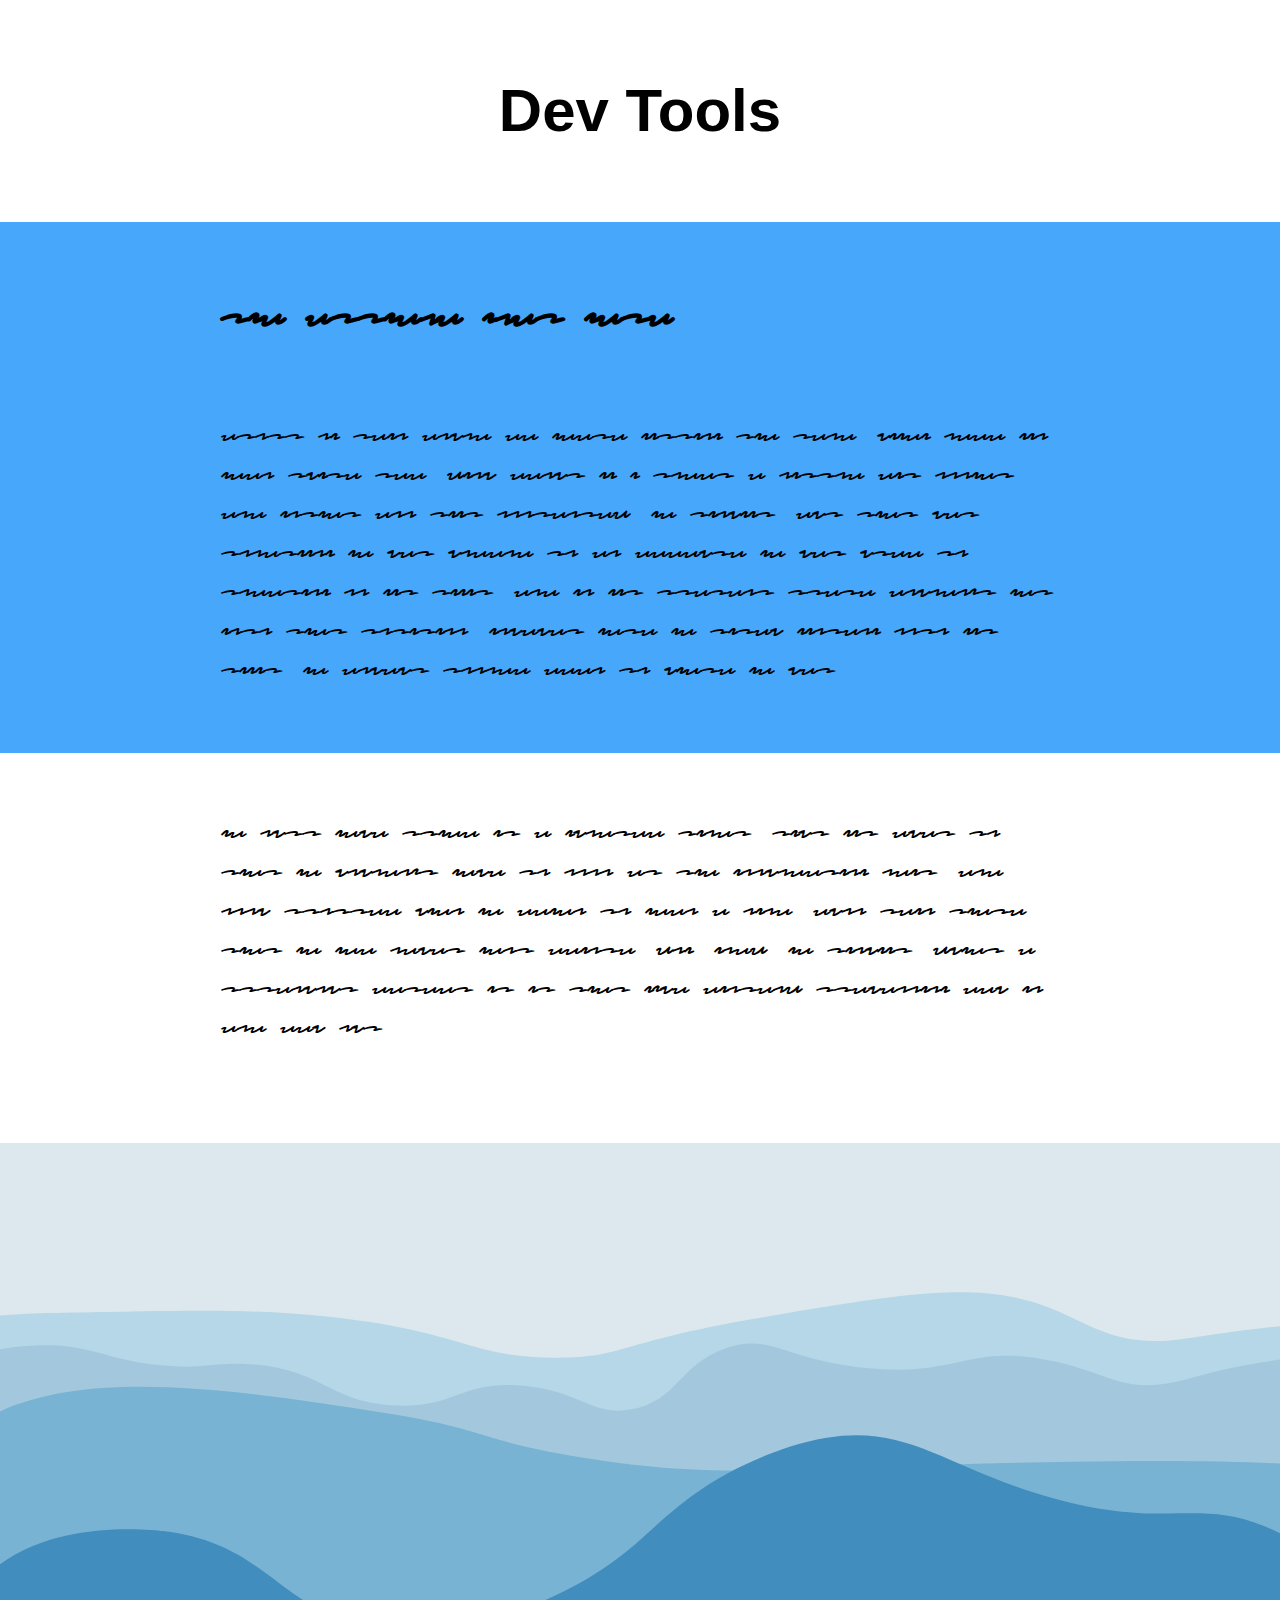
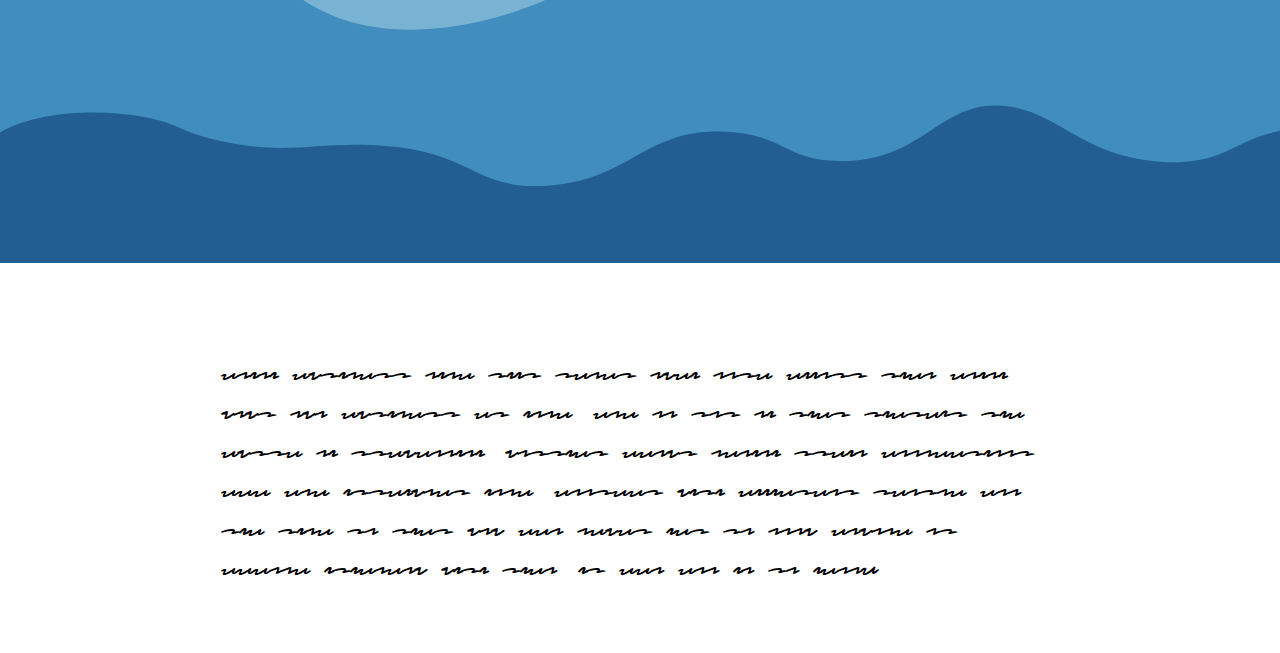
<file: 01_04/index.html>
<!DOCTYPE html>
<html lang="en">

<head>
  <meta charset="UTF-8" />
  <meta http-equiv="X-UA-Compatible" content="IE=edge" />
  <meta name="viewport" content="width=device-width, initial-scale=1.0" />
  <link rel="stylesheet" href="../css/fonts/stylesheet.css" />
  <link rel="stylesheet" href="../css/base-style.css" />
  <link rel="stylesheet" href="style.css" />

  <title>Dev Tools</title>
</head>

<body>
  <header class="header">
    <h1 class="page-title">Dev Tools</h1>
  </header>
  <main class="main">
    <div class="full-width highlight">
      <h2>The Article Goes Here</h2>
      <p>
        Drops of rain could be heard hitting the pane, which made him feel
        quite sad. "How about if I sleep a little bit longer and forget all
        this nonsense", he thought, but that was something he was unable to do
        because he was used to sleeping on his right, and in his present state
        couldn't get into that position. However hard he threw himself onto
        his right, he always rolled back to where he was.
      </p>
    </div>
    <p>
      He must have tried it a hundred times, shut his eyes so that he wouldn't
      have to look at the floundering legs, and only stopped when he began to
      feel a mild, dull pain there that he had never felt before. "Oh, God",
      he thought, "what a strenuous career it is that I've chosen! Travelling
      day in and day out.
    </p>
    <figure class="full-width">
      <img src="../assets/blue-bg.svg" width="1920" height="1080" alt="Blue soft landscape" />
    </figure>
    <p>
      Doing business like this takes much more effort than doing your own
      business at home, and on top of that there's the curse of travelling,
      worries about making train connections, bad and irregular food, contact
      with different people all the time so that you can never get to know
      anyone or become friendly with them. It can all go to Hell!
    </p>
  </main>
</body>

</html>
</file>
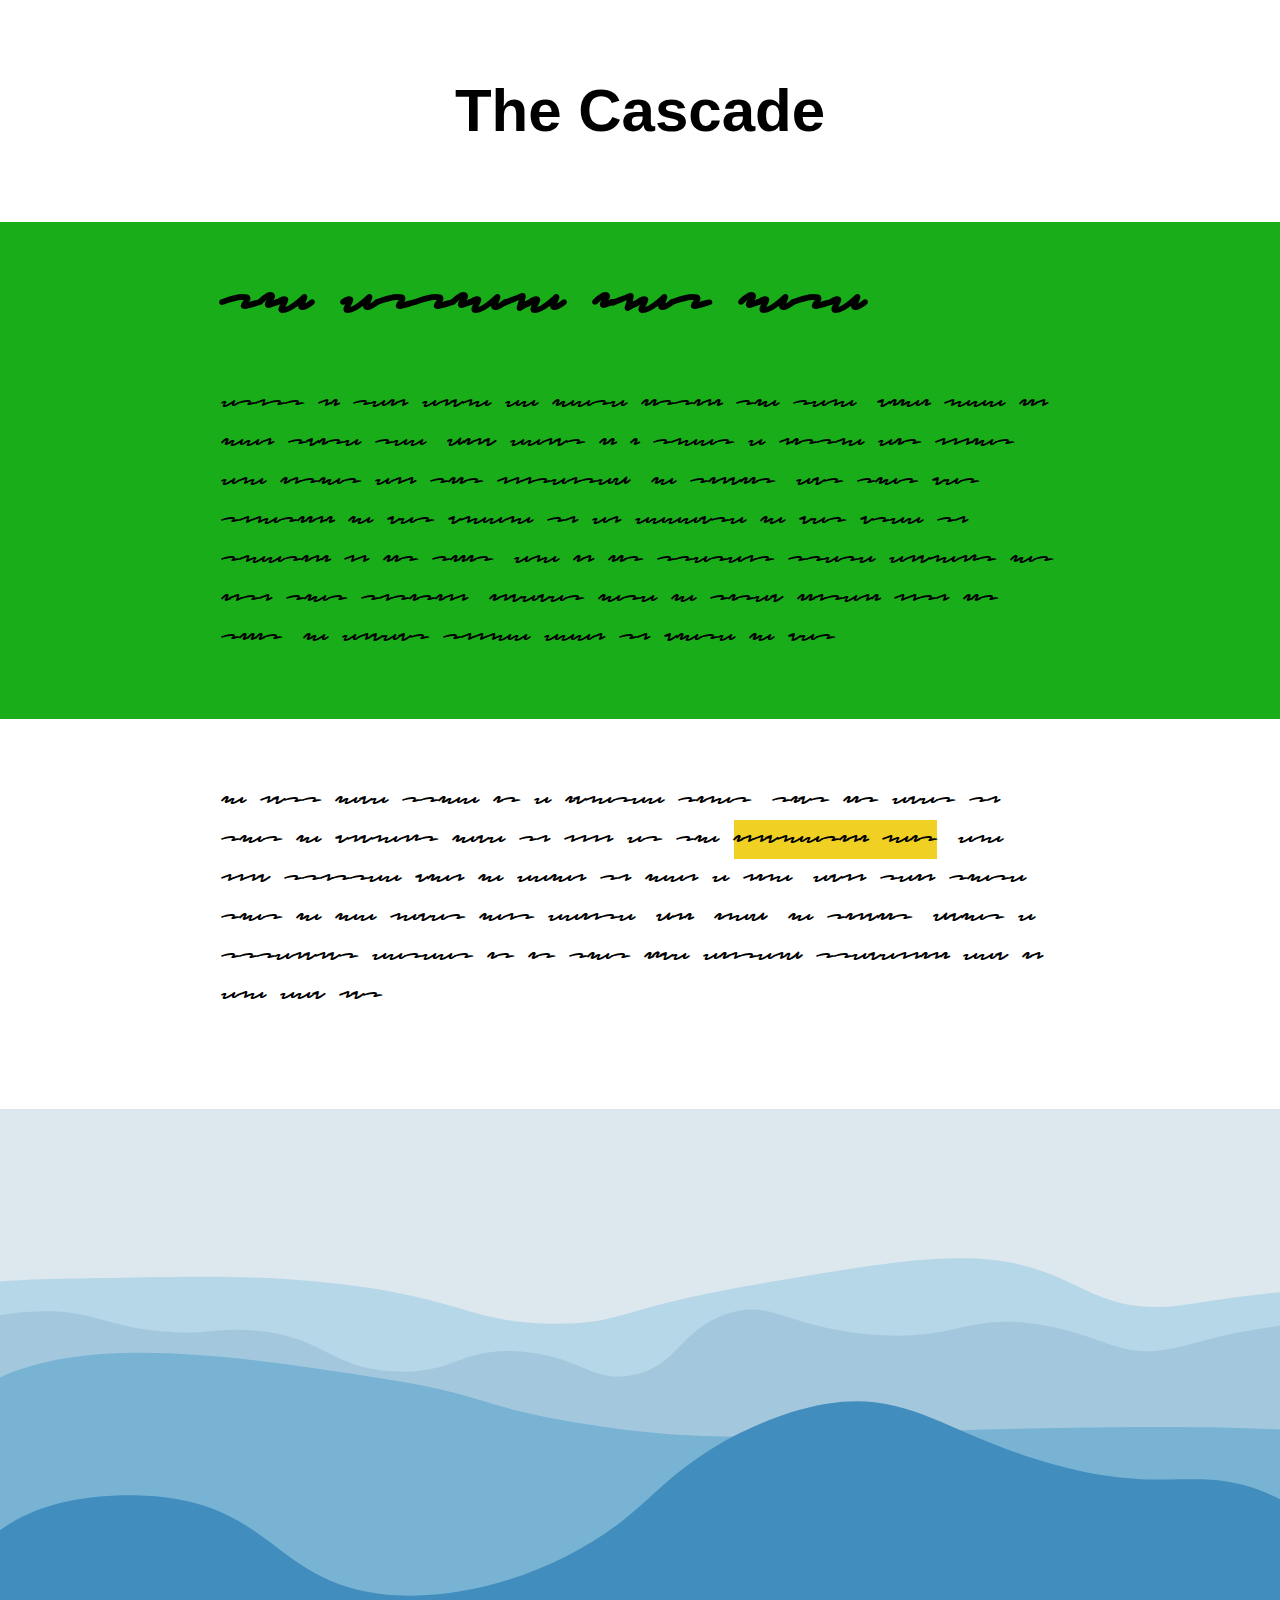
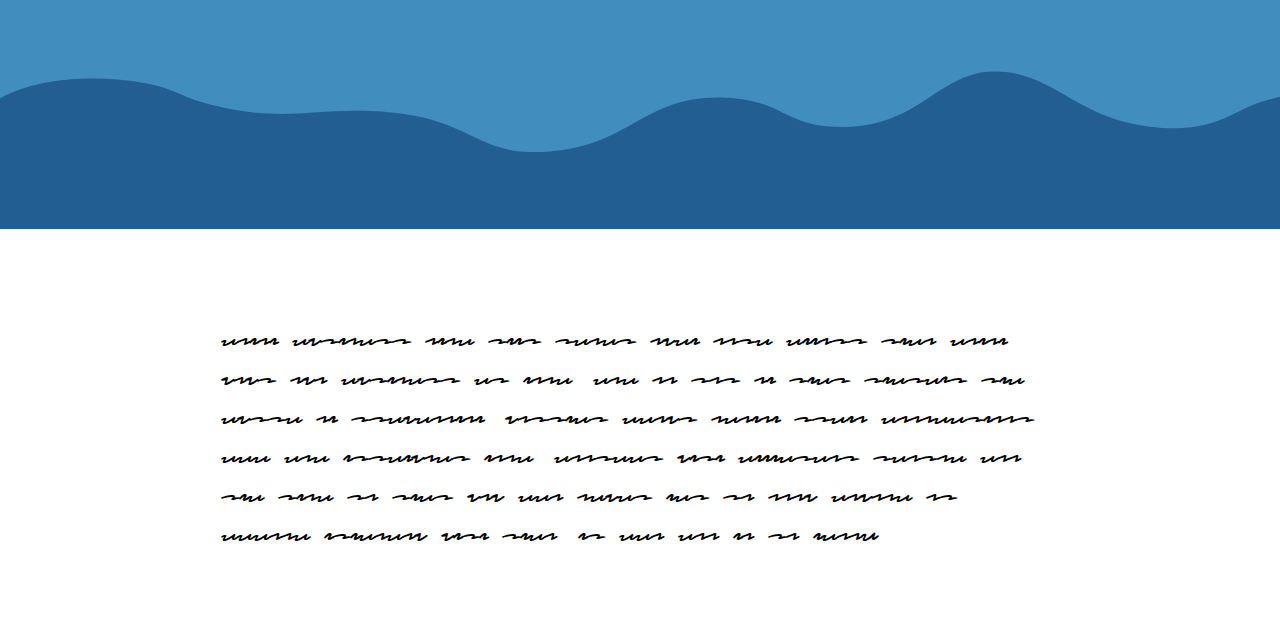
<file: 01_06/index.html>
<!DOCTYPE html>
<html lang="en">

<head>
  <meta charset="UTF-8" />
  <meta http-equiv="X-UA-Compatible" content="IE=edge" />
  <meta name="viewport" content="width=device-width, initial-scale=1.0" />
  <link rel="stylesheet" href="../css/fonts/stylesheet.css" />
  <link rel="stylesheet" href="../css/base-style.css" />
  <link rel="stylesheet" href="style.css" />
  <style>
    h2 {
      margin: .5rem 0;
      font-size: 4rem;
    }
  </style>

  <title>The Cascade</title>
</head>

<body>
  <header class="header">
    <h1 class="page-title">The Cascade</h1>
  </header>
  <main class="main">
    <div class="full-width highlight">
      <h2>The Article Goes Here</h2>
      <p>
        Drops of rain could be heard hitting the pane, which made him feel
        quite sad. "How about if I sleep a little bit longer and forget all
        this nonsense", he thought, but that was something he was unable to do
        because he was used to sleeping on his right, and in his present state
        couldn't get into that position. However hard he threw himself onto
        his right, he always rolled back to where he was.
      </p>
    </div>
    <p>
      He must have tried it a hundred times, shut his eyes so that he wouldn't
      have to look at the <span style="background-color: #f0d123; display: inline-block;">floundering legs</span>, and only stopped when he began to
      feel a mild, dull pain there that he had never felt before. "Oh, God",
      he thought, "what a strenuous career it is that I've chosen! Travelling
      day in and day out.
    </p>
    <figure class="full-width">
      <img src="../assets/blue-bg.svg" width="1920" height="1080" alt="Blue soft landscape" />
    </figure>
    <p>
      Doing business like this takes much more effort than doing your own
      business at home, and on top of that there's the curse of travelling,
      worries about making train connections, bad and irregular food, contact
      with different people all the time so that you can never get to know
      anyone or become friendly with them. It can all go to Hell!
    </p>
  </main>
</body>

</html>
</file>
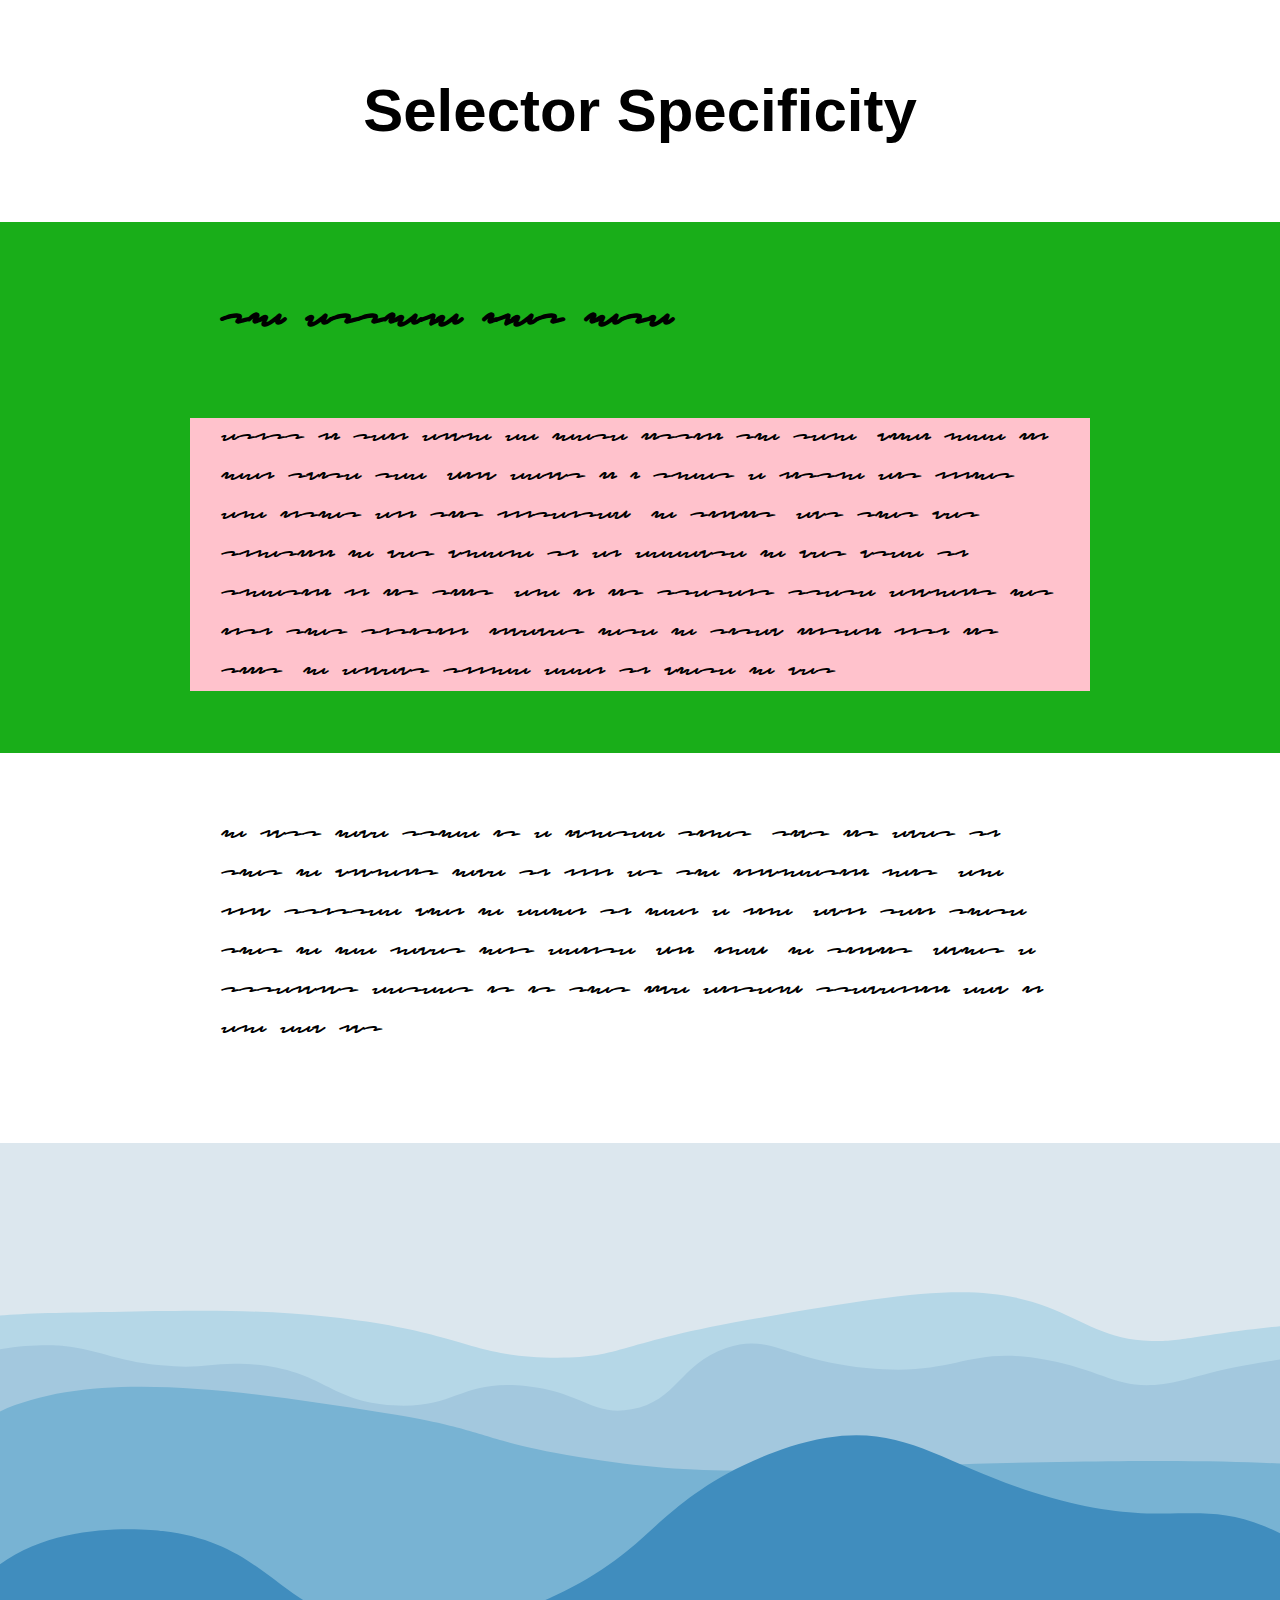
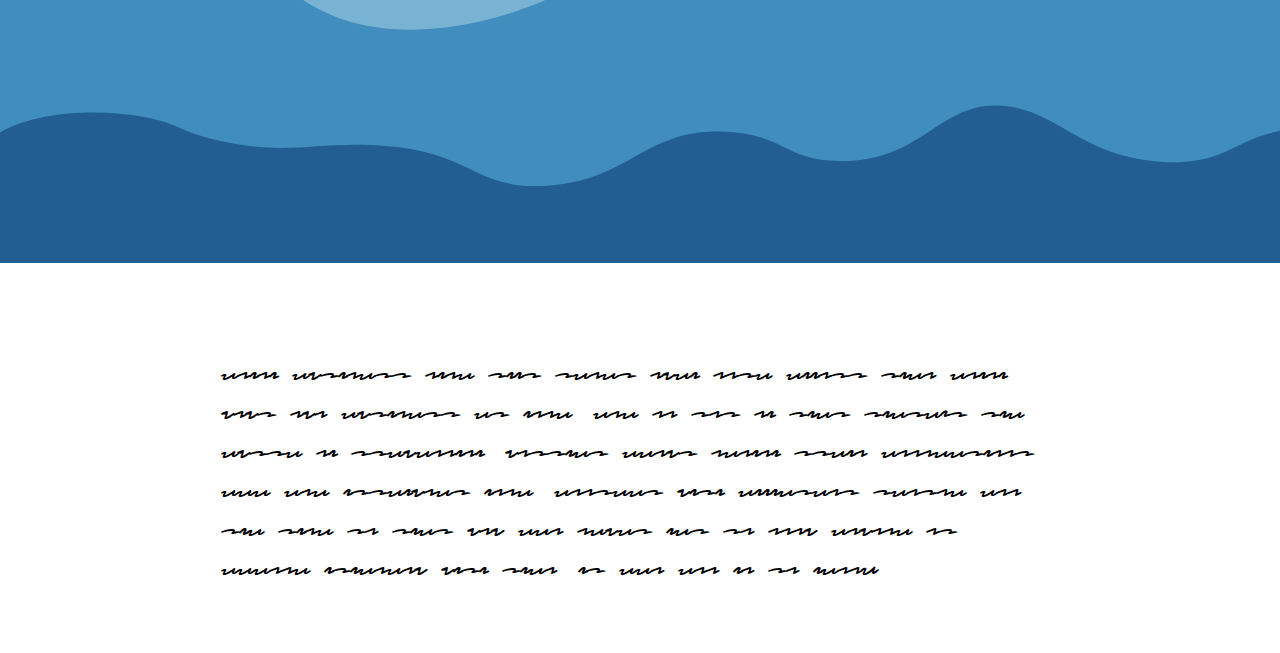
<file: 01_07/index.html>
<!DOCTYPE html>
<html lang="en">

<head>
  <meta charset="UTF-8" />
  <meta http-equiv="X-UA-Compatible" content="IE=edge" />
  <meta name="viewport" content="width=device-width, initial-scale=1.0" />
  <link rel="stylesheet" href="../css/fonts/stylesheet.css" />
  <link rel="stylesheet" href="../css/base-style.css" />
  <link rel="stylesheet" href="style.css" />
  <title>Selector Specificity</title>
</head>

<body>
  <header class="header">
    <h1 class="page-title">Selector Specificity</h1>
  </header>
  <main class="main">
    <div id="masthead" class="full-width highlight">
      <h2>The Article Goes Here</h2>
      <p class="lede">
        Drops of rain could be heard hitting the pane, which made him feel
        quite sad. "How about if I sleep a little bit longer and forget all
        this nonsense", he thought, but that was something he was unable to do
        because he was used to sleeping on his right, and in his present state
        couldn't get into that position. However hard he threw himself onto
        his right, he always rolled back to where he was.
      </p>
    </div>
    <p>
      He must have tried it a hundred times, shut his eyes so that he wouldn't
      have to look at the floundering legs, and only stopped when he began to
      feel a mild, dull pain there that he had never felt before. "Oh, God",
      he thought, "what a strenuous career it is that I've chosen! Travelling
      day in and day out.
    </p>
    <figure class="full-width">
      <img src="../assets/blue-bg.svg" width="1920" height="1080" alt="Blue soft landscape" />
    </figure>
    <p>
      Doing business like this takes much more effort than doing your own
      business at home, and on top of that there's the curse of travelling,
      worries about making train connections, bad and irregular food, contact
      with different people all the time so that you can never get to know
      anyone or become friendly with them. It can all go to Hell!
    </p>
  </main>
</body>

</html>
</file>
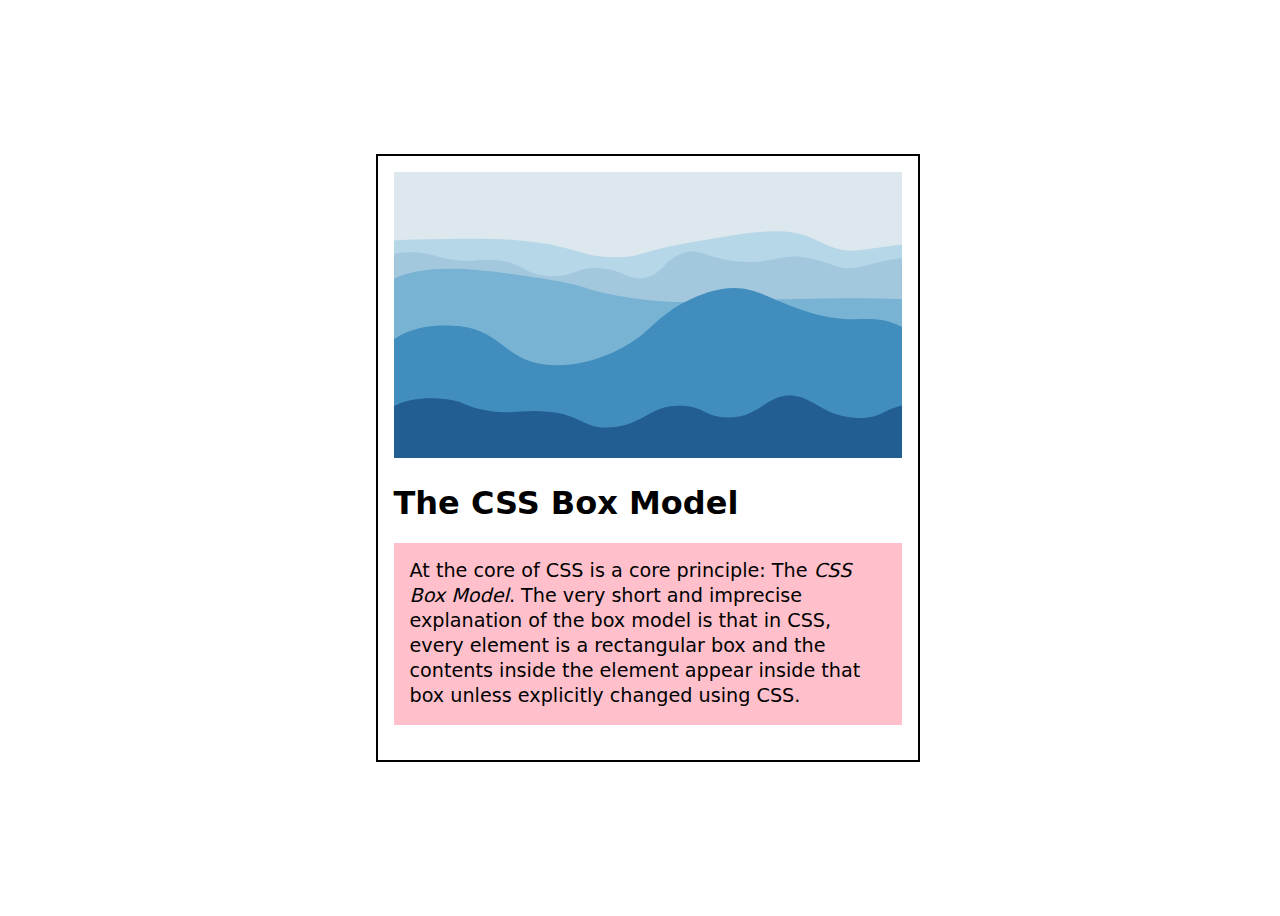
<file: 02_01/index.html>
<!DOCTYPE html>
<html lang="en">

<head>
  <meta charset="UTF-8" />
  <meta http-equiv="X-UA-Compatible" content="IE=edge" />
  <meta name="viewport" content="width=device-width, initial-scale=1.0" />
  <link rel="stylesheet" href="style.css" />
  <title>The Box Model</title>
</head>

<body>
  <main class="main">
    <div class="card">
      <figure>
        <img src="../assets/blue-bg.svg" width="1920" height="1080" alt="Blue soft landscape" />
      </figure>
      <h1>The CSS Box Model</h1>
      <p>At the core of CSS is a core principle: The <em>CSS Box Model</em>. The very short and imprecise explanation of the box model is
      that in CSS, every element is a rectangular box and the contents inside the element appear inside that box unless
      explicitly changed using CSS.</p>
    </div>
  </main>
</body>

</html>
</file>
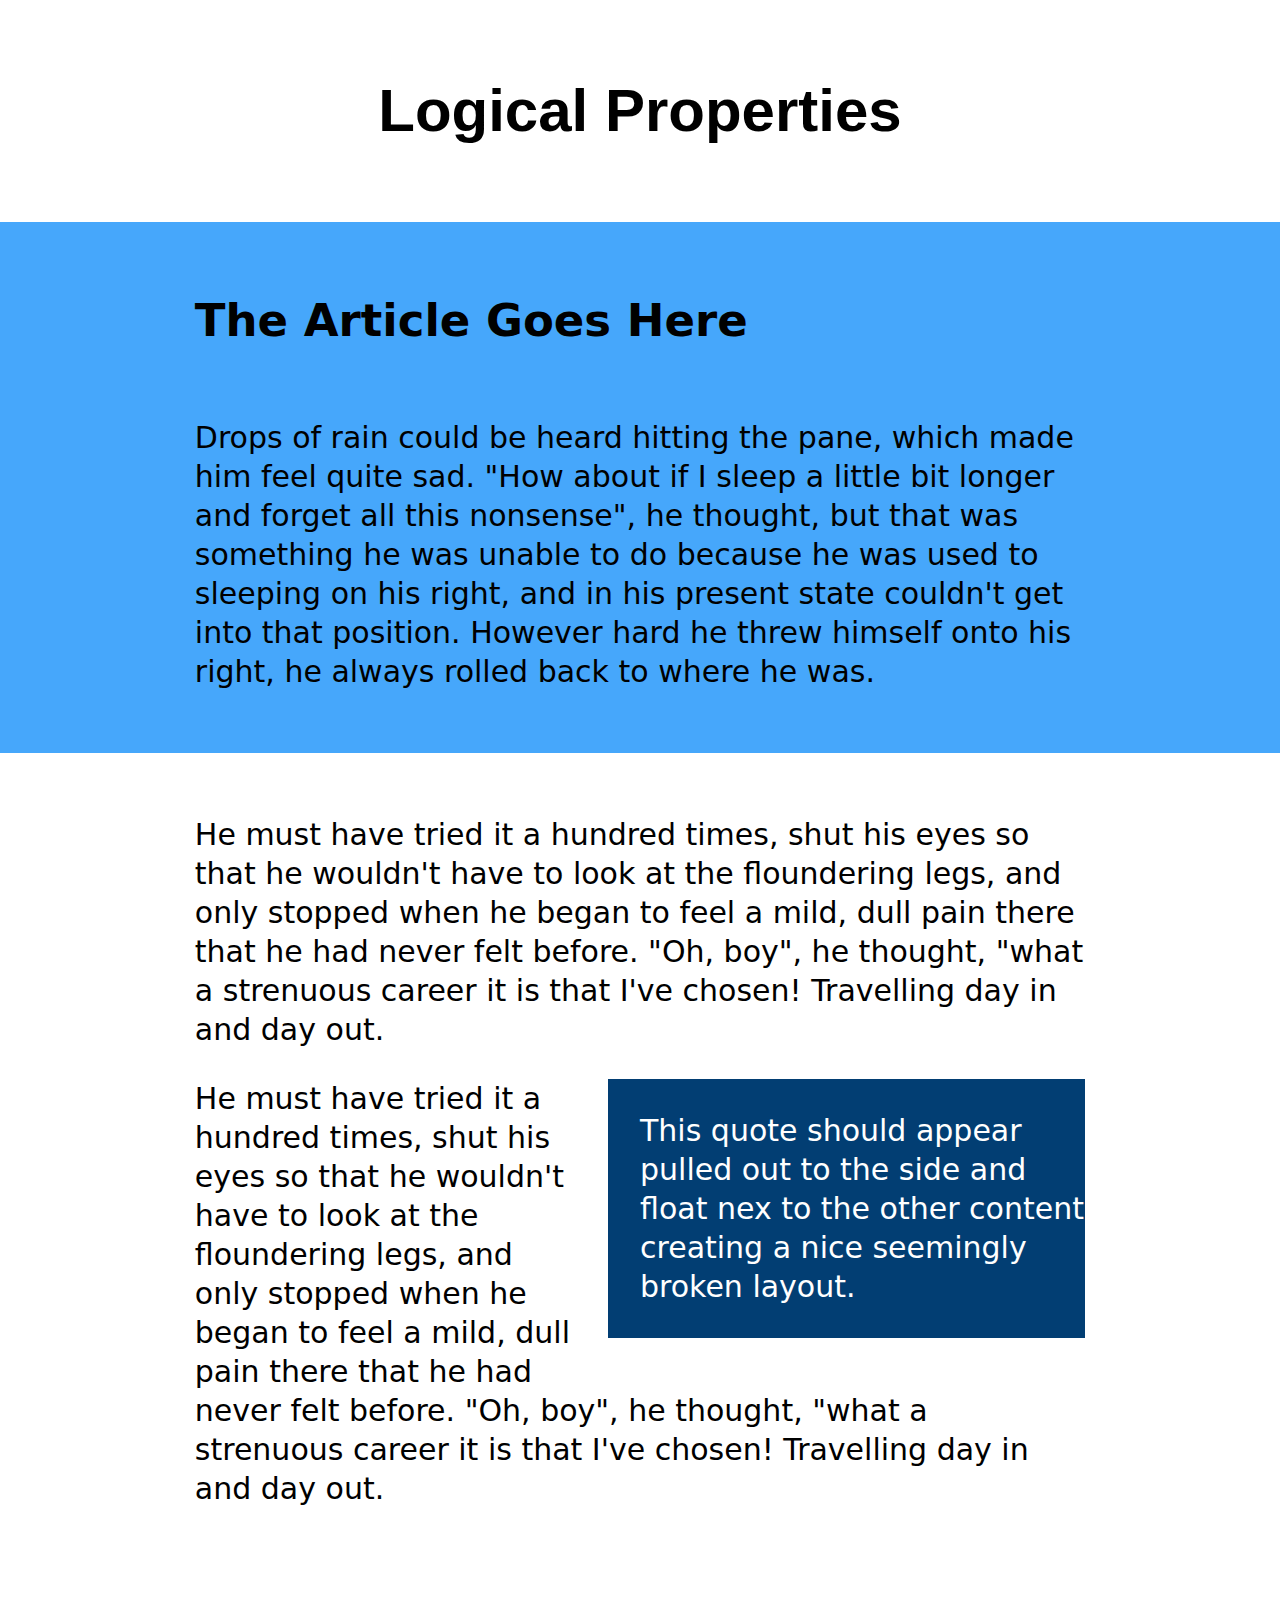
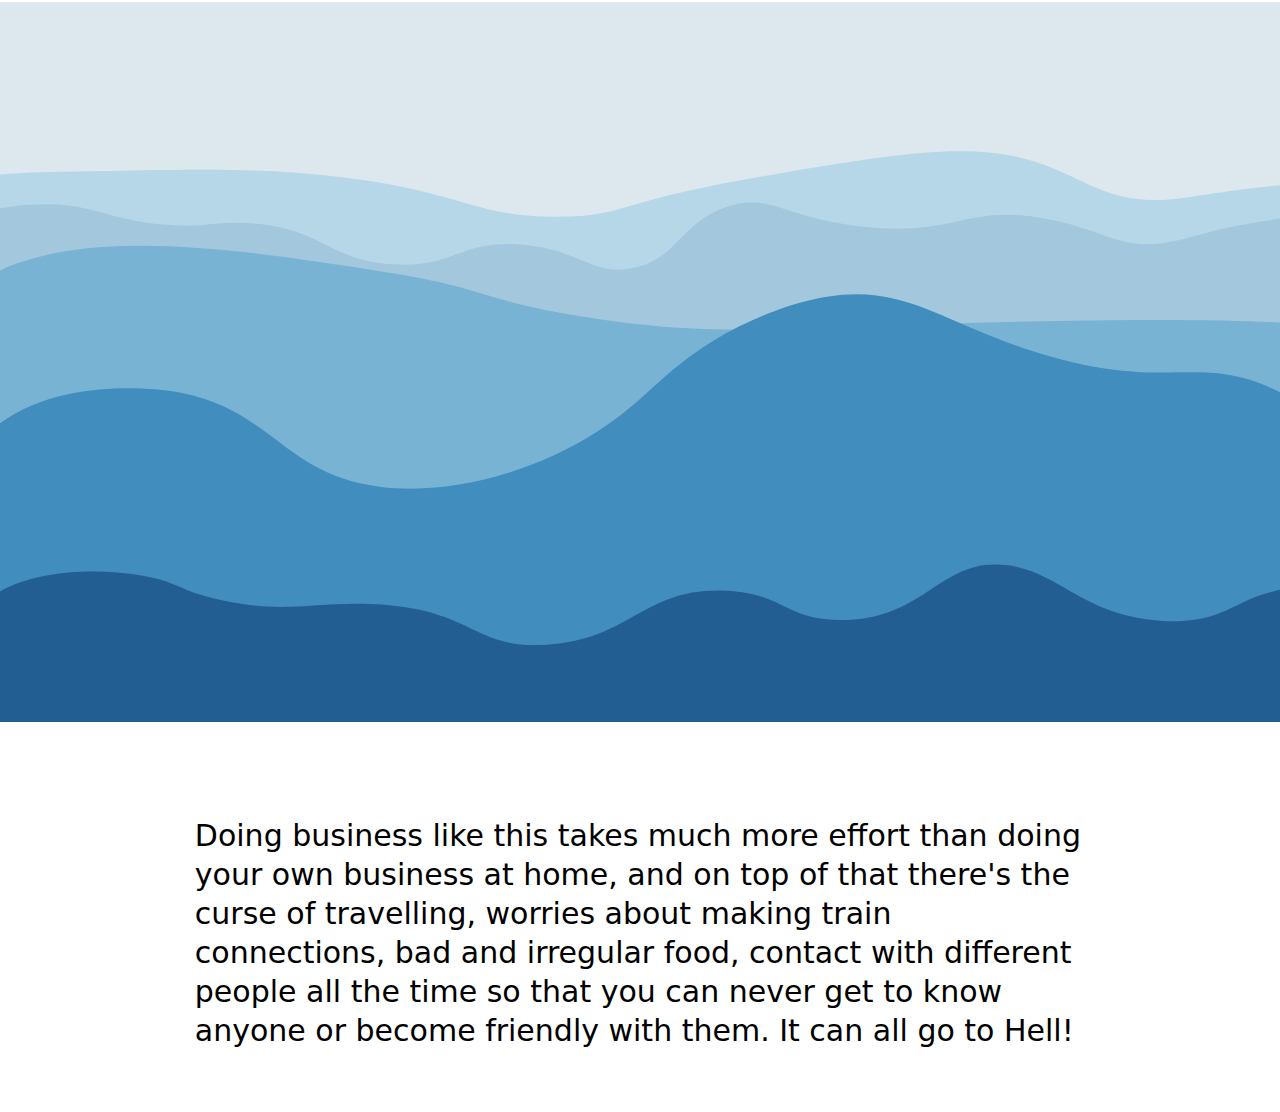
<file: 02_02/index.html>
<!DOCTYPE html>
<html lang="en">

<head>
  <meta charset="UTF-8" />
  <meta http-equiv="X-UA-Compatible" content="IE=edge" />
  <meta name="viewport" content="width=device-width, initial-scale=1.0" />
  <link rel="stylesheet" href="../css/fonts/stylesheet.css" />
  <link rel="stylesheet" href="../css/base-style.css" />
  <link rel="stylesheet" href="style.css" />
  <title>Logical Properties</title>
</head>

<body>
  <header class="header">
    <h1 class="page-title">Logical Properties</h1>
  </header>
  <main class="main">
    <div id="masthead" class="full-width highlight">
      <h2>The Article Goes Here</h2>
      <p class="lede">
        Drops of rain could be heard hitting the pane, which made him feel
        quite sad. "How about if I sleep a little bit longer and forget all
        this nonsense", he thought, but that was something he was unable to do
        because he was used to sleeping on his right, and in his present state
        couldn't get into that position. However hard he threw himself onto
        his right, he always rolled back to where he was.
      </p>
    </div>
    <div>
    <p>
      He must have tried it a hundred times, shut his eyes so that he wouldn't
      have to look at the floundering legs, and only stopped when he began to
      feel a mild, dull pain there that he had never felt before. "Oh, boy",
      he thought, "what a strenuous career it is that I've chosen! Travelling
      day in and day out.
    </p>
    <blockquote class="quote">
      This quote should appear pulled out to the side and float nex to the other content creating a nice seemingly broken layout.
    </blockquote>
    <p>
      He must have tried it a hundred times, shut his eyes so that he wouldn't
      have to look at the floundering legs, and only stopped when he began to
      feel a mild, dull pain there that he had never felt before. "Oh, boy",
      he thought, "what a strenuous career it is that I've chosen! Travelling
      day in and day out.
    </p>
    </div>
    <figure class="full-width">
      <img src="../assets/blue-bg.svg" width="1920" height="1080" alt="Blue soft landscape" />
    </figure>
    <p>
      Doing business like this takes much more effort than doing your own
      business at home, and on top of that there's the curse of travelling,
      worries about making train connections, bad and irregular food, contact
      with different people all the time so that you can never get to know
      anyone or become friendly with them. It can all go to Hell!
    </p>
  </main>
</body>

</html>
</file>
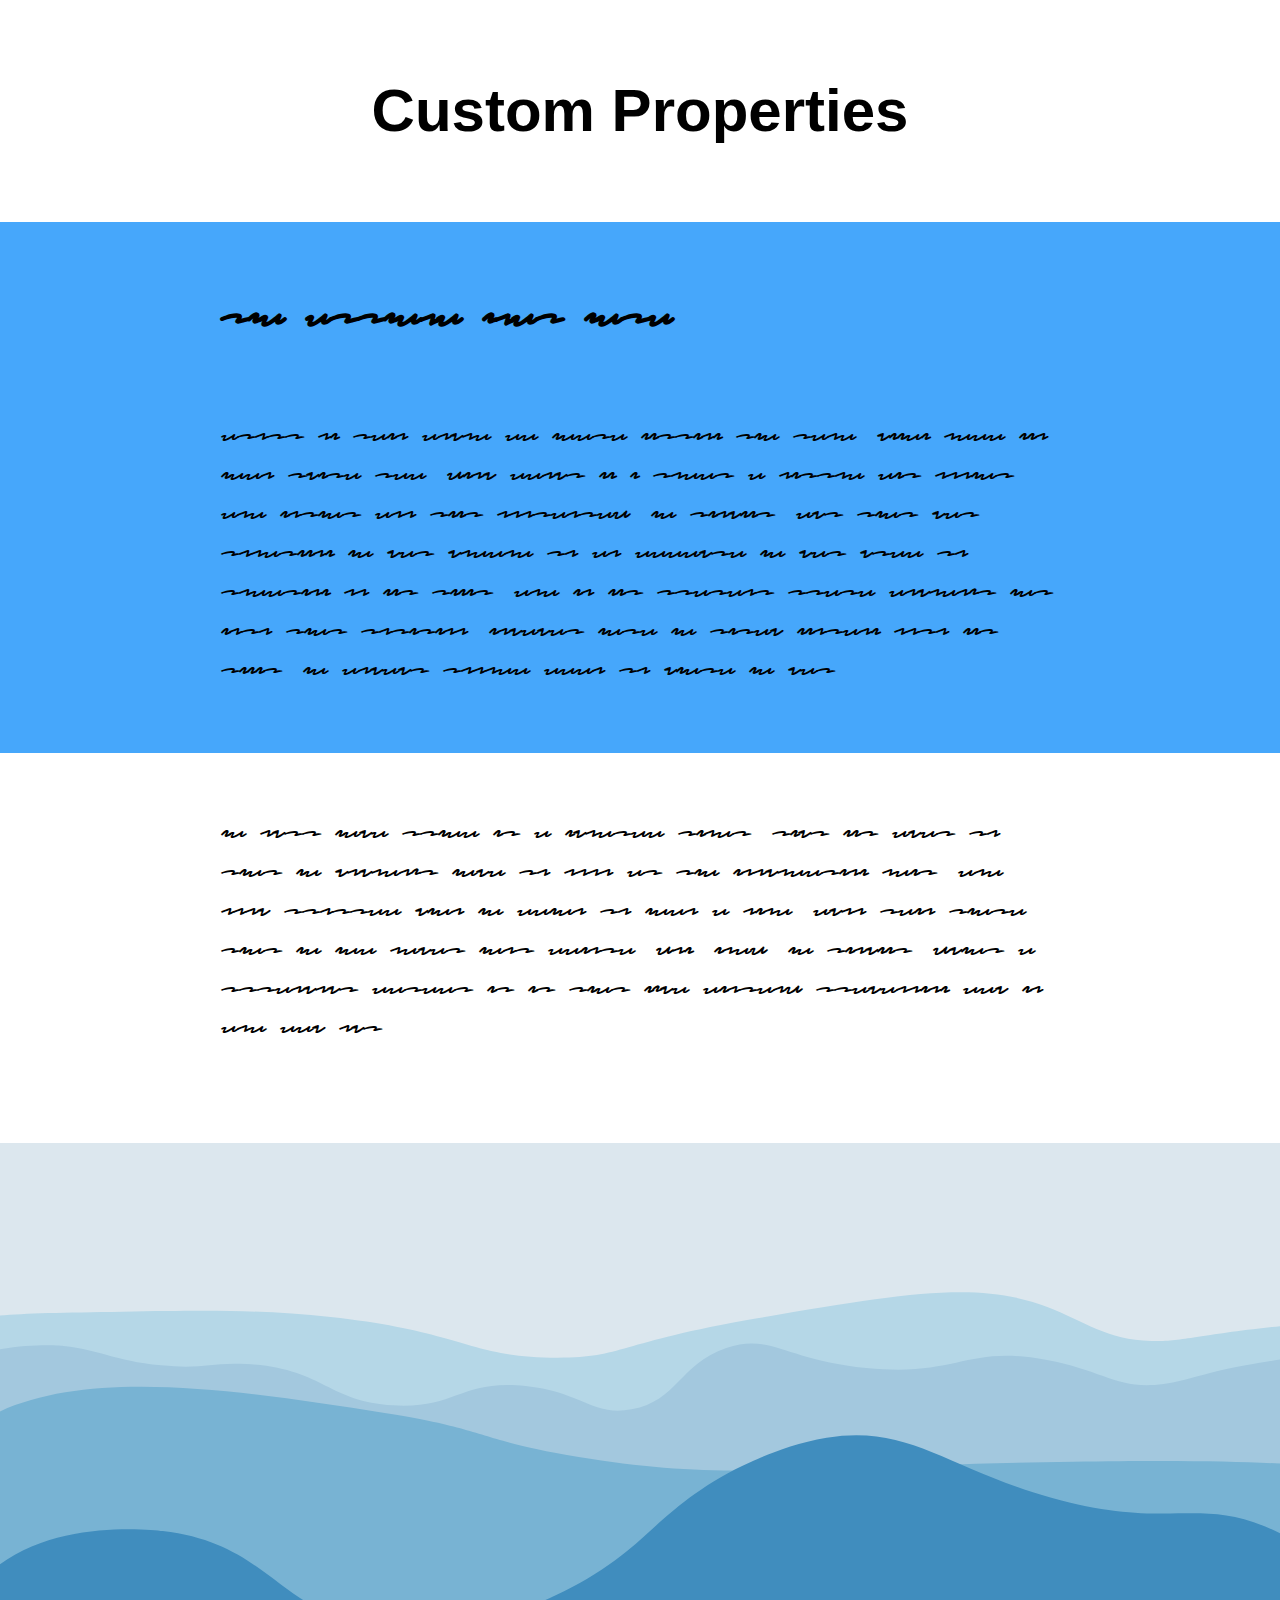
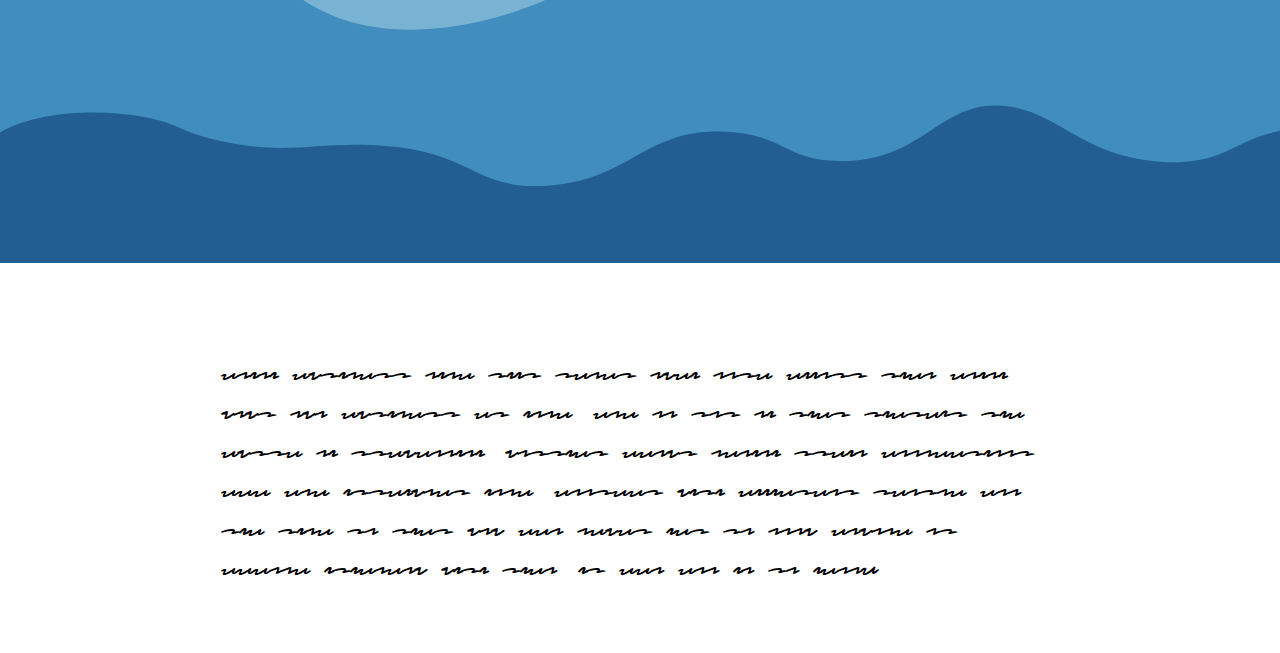
<file: 04_03/index.html>
<!DOCTYPE html>
<html lang="en">

<head>
  <meta charset="UTF-8" />
  <meta http-equiv="X-UA-Compatible" content="IE=edge" />
  <meta name="viewport" content="width=device-width, initial-scale=1.0" />
  <link rel="stylesheet" href="../css/fonts/stylesheet.css" />
  <link rel="stylesheet" href="../css/base-style.css" />
  <link rel="stylesheet" href="style.css" />

  <title>Custom Properties</title>
</head>

<body>
  <header class="header">
    <h1 class="page-title">Custom Properties</h1>
  </header>
  <main class="main">
    <div class="full-width highlight">
      <h2>The Article Goes Here</h2>
      <p>
        Drops of rain could be heard hitting the pane, which made him feel
        quite sad. "How about if I sleep a little bit longer and forget all
        this nonsense", he thought, but that was something he was unable to do
        because he was used to sleeping on his right, and in his present state
        couldn't get into that position. However hard he threw himself onto
        his right, he always rolled back to where he was.
      </p>
    </div>
    <p>
      He must have tried it a hundred times, shut his eyes so that he wouldn't
      have to look at the floundering legs, and only stopped when he began to
      feel a mild, dull pain there that he had never felt before. "Oh, God",
      he thought, "what a strenuous career it is that I've chosen! Travelling
      day in and day out.
    </p>
    <figure class="full-width">
      <img src="../assets/blue-bg.svg" width="1920" height="1080" alt="Blue soft landscape" />
    </figure>
    <p>
      Doing business like this takes much more effort than doing your own
      business at home, and on top of that there's the curse of travelling,
      worries about making train connections, bad and irregular food, contact
      with different people all the time so that you can never get to know
      anyone or become friendly with them. It can all go to Hell!
    </p>
  </main>
</body>

</html>
</file>
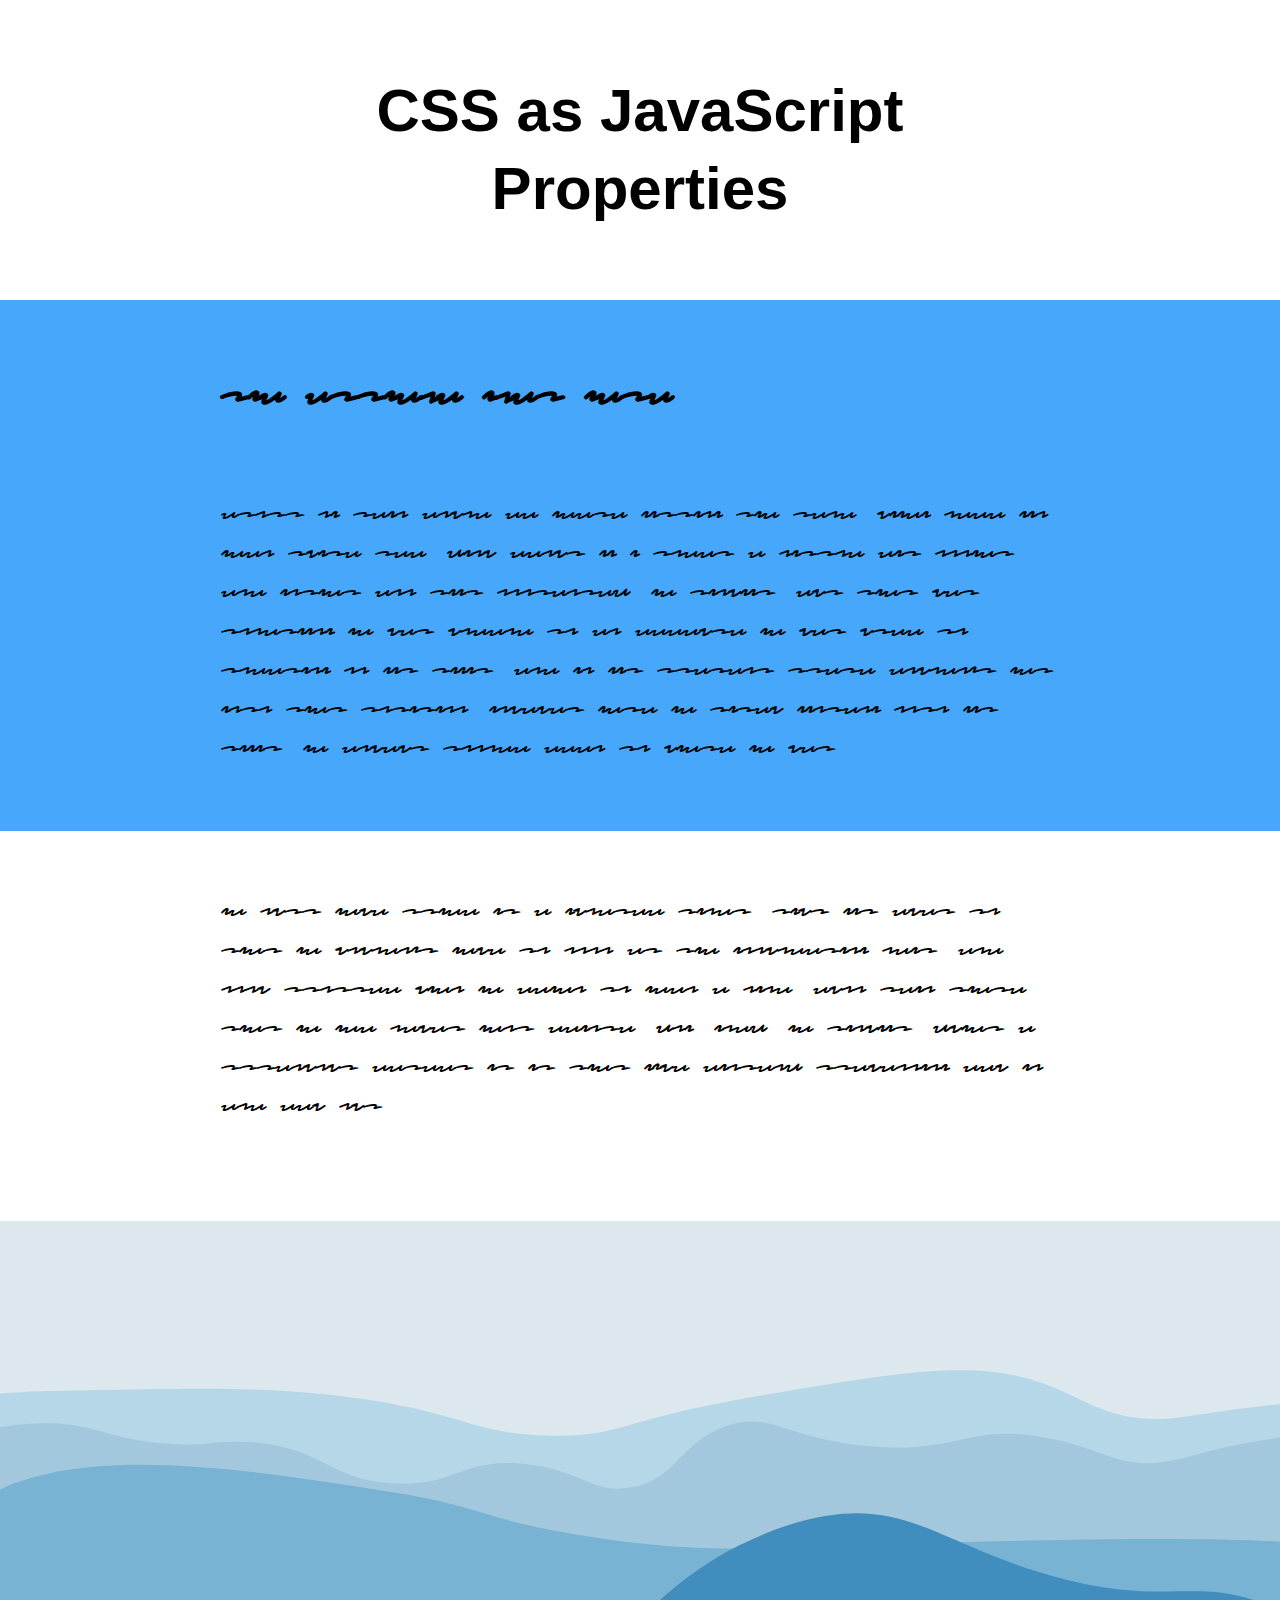
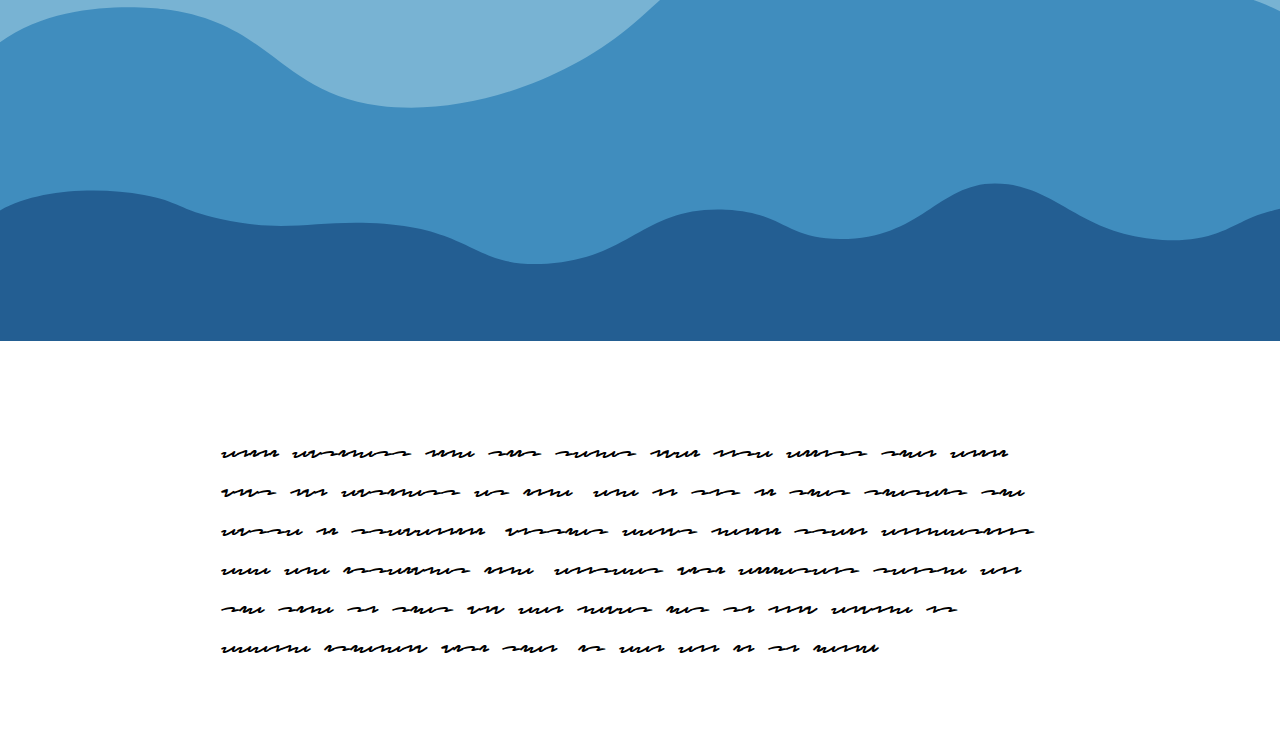
<file: 04_04/index.html>
<!DOCTYPE html>
<html lang="en">

<head>
  <meta charset="UTF-8" />
  <meta http-equiv="X-UA-Compatible" content="IE=edge" />
  <meta name="viewport" content="width=device-width, initial-scale=1.0" />
  <link rel="stylesheet" href="../css/fonts/stylesheet.css" />
  <link rel="stylesheet" href="../css/base-style.css" />
  <link rel="stylesheet" href="style.css" />

  <title>CSS as JavaScript Properties</title>
</head>

<body>
  <header class="header">
    <h1 class="page-title">CSS as JavaScript Properties</h1>
  </header>
  <main class="main">
    <div class="full-width highlight">
      <h2>The Article Goes Here</h2>
      <p>
        Drops of rain could be heard hitting the pane, which made him feel
        quite sad. "How about if I sleep a little bit longer and forget all
        this nonsense", he thought, but that was something he was unable to do
        because he was used to sleeping on his right, and in his present state
        couldn't get into that position. However hard he threw himself onto
        his right, he always rolled back to where he was.
      </p>
    </div>
    <p>
      He must have tried it a hundred times, shut his eyes so that he wouldn't
      have to look at the floundering legs, and only stopped when he began to
      feel a mild, dull pain there that he had never felt before. "Oh, God",
      he thought, "what a strenuous career it is that I've chosen! Travelling
      day in and day out.
    </p>
    <figure class="full-width">
      <img src="../assets/blue-bg.svg" width="1920" height="1080" alt="Blue soft landscape" />
    </figure>
    <p>
      Doing business like this takes much more effort than doing your own
      business at home, and on top of that there's the curse of travelling,
      worries about making train connections, bad and irregular food, contact
      with different people all the time so that you can never get to know
      anyone or become friendly with them. It can all go to Hell!
    </p>
  </main>
</body>

</html>
</file>
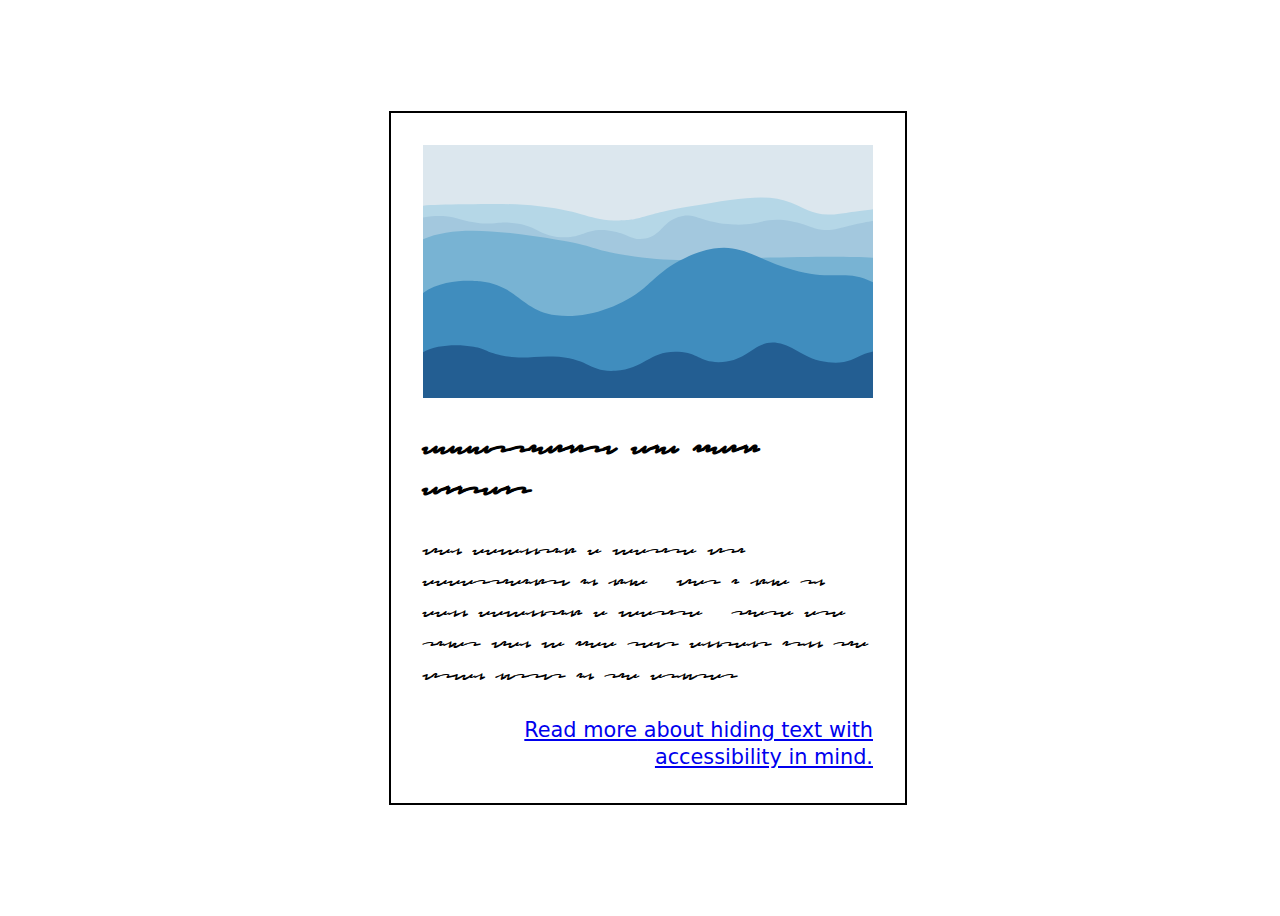
<file: 04_05/index.html>
<!DOCTYPE html>
<html lang="en">

<head>
  <meta charset="UTF-8" />
  <meta http-equiv="X-UA-Compatible" content="IE=edge" />
  <meta name="viewport" content="width=device-width, initial-scale=1.0" />
  <link rel="stylesheet" href="../css/fonts/stylesheet.css" />
  <link rel="stylesheet" href="../css/base-style.css" />
  <link rel="stylesheet" href="style.css" />
  <title>Accessibility and Hiding Content</title>
</head>

<body>
  <main class="main">
    <div class="card">
      <figure>
        <img src="../assets/blue-bg.svg" width="1920" height="1080" alt="Blue soft landscape" />
      </figure>
      <h1>Accessibility and Hiding Content</h1>
      <p>When developing a website with accessibility in mind - what I like to call developing a website - there are times when
      we hide text content from the visual output in the browser.</p>
      <a class="cta" href="https://webaim.org/techniques/css/invisiblecontent/">Read more<span class="screen-reader-text"> about hiding text with accessibility in mind.</span></a>
    </div>
  </main>
</body>

</html>
</file>
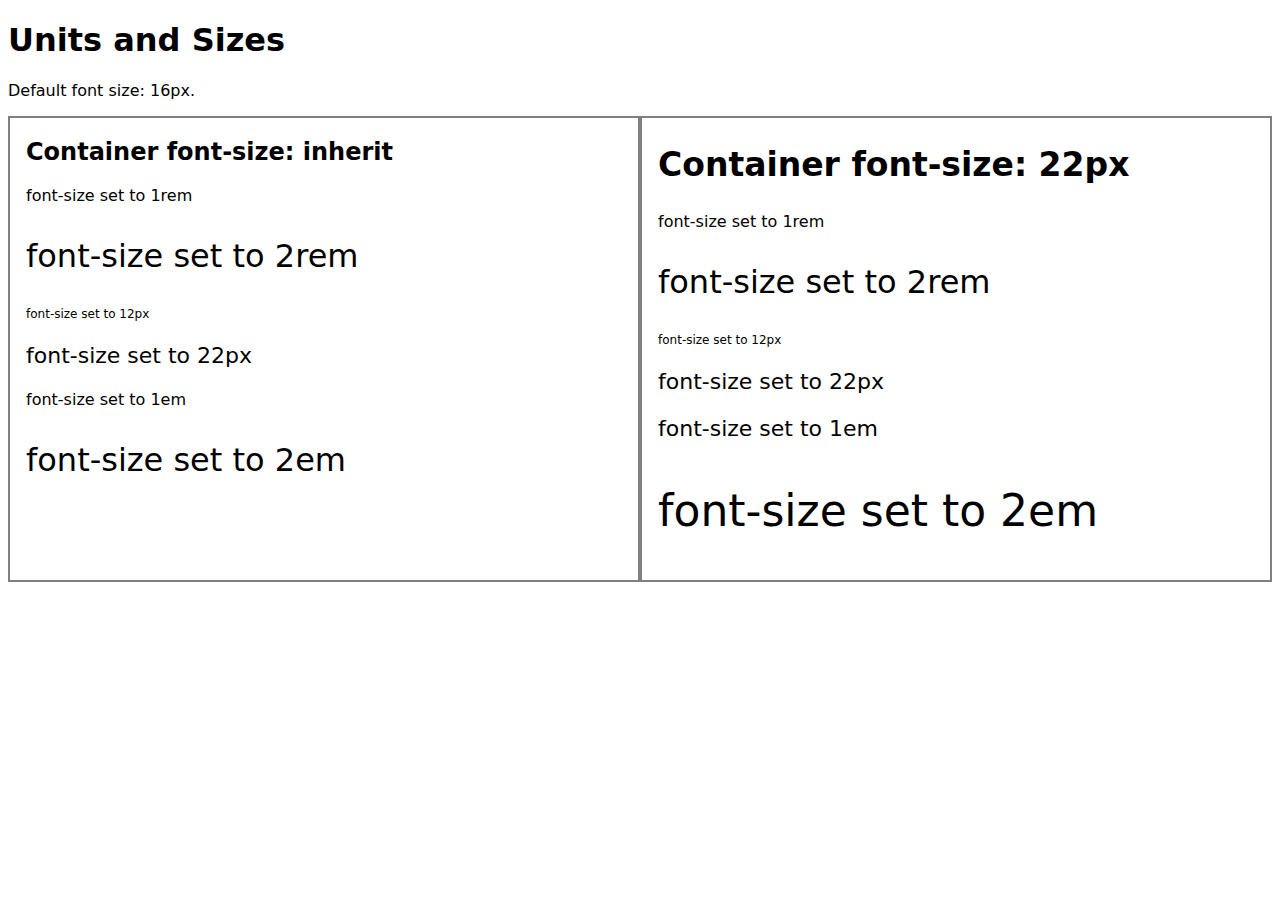
<file: 04_06/index.html>
<!DOCTYPE html>
<html lang="en">
<head>
  <meta charset="UTF-8">
  <meta http-equiv="X-UA-Compatible" content="IE=edge">
  <meta name="viewport" content="width=device-width, initial-scale=1.0">
  <link rel="stylesheet" href="style.css" />
  <title>Units and Sizes</title>
</head>
<body>
  <h1>Units and Sizes</h1>
  <p>Default font size: 16px.</p>
  <main class="examples">
    
    <div class="box">
      <h2>Container font-size: inherit</h2>
    <p class="rem">font-size set to 1rem</p>
    <p class="rem-big">font-size set to 2rem</p>
    <p class="pixel">font-size set to 12px</p>
    <p class="pixel-big">font-size set to 22px</p>
    <p class="em">font-size set to 1em</p>
    <p class="em-big">font-size set to 2em</p>
    </div>
    <div class="box bigger">
      <h2>Container font-size: 22px</h2>
      <p class="rem">font-size set to 1rem</p>
      <p class="rem-big">font-size set to 2rem</p>
      <p class="pixel">font-size set to 12px</p>
      <p class="pixel-big">font-size set to 22px</p>
      <p class="em">font-size set to 1em</p>
      <p class="em-big">font-size set to 2em</p>
    </div>
  </main>
  
</body>
</html>
</file>
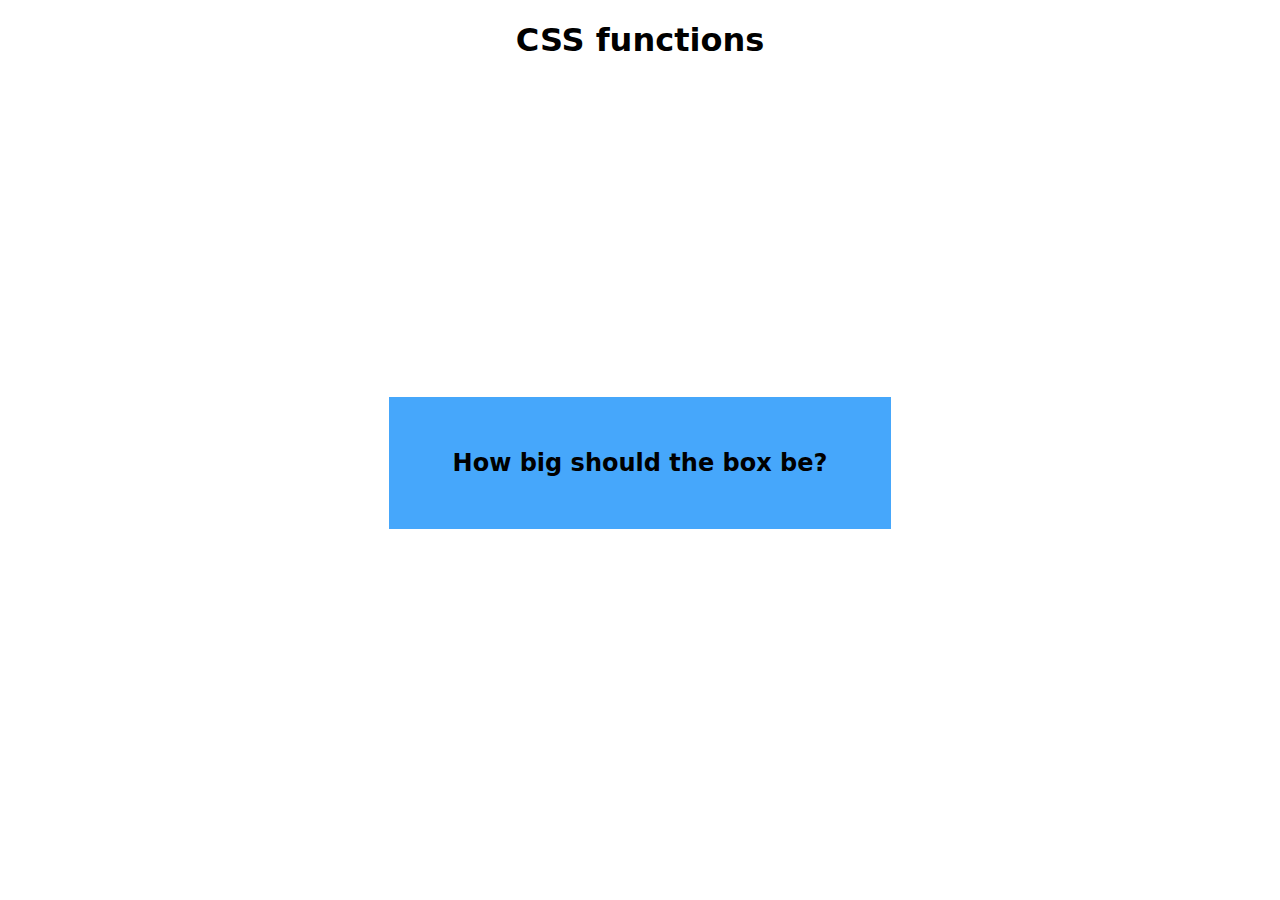
<file: 04_07/index.html>
<!DOCTYPE html>
<html lang="en">
<head>
  <meta charset="UTF-8">
  <meta http-equiv="X-UA-Compatible" content="IE=edge">
  <meta name="viewport" content="width=device-width, initial-scale=1.0">
  <link rel="stylesheet" href="style.css" />
  <title>CSS functions</title>
</head>
<body>
  <h1 class="page-title">CSS functions</h1>
  <main class="main"> 
    <div class="box">
      <h2>How big should the box be?</h2>
    </div>
  </main>
</body>
</html>
</file>
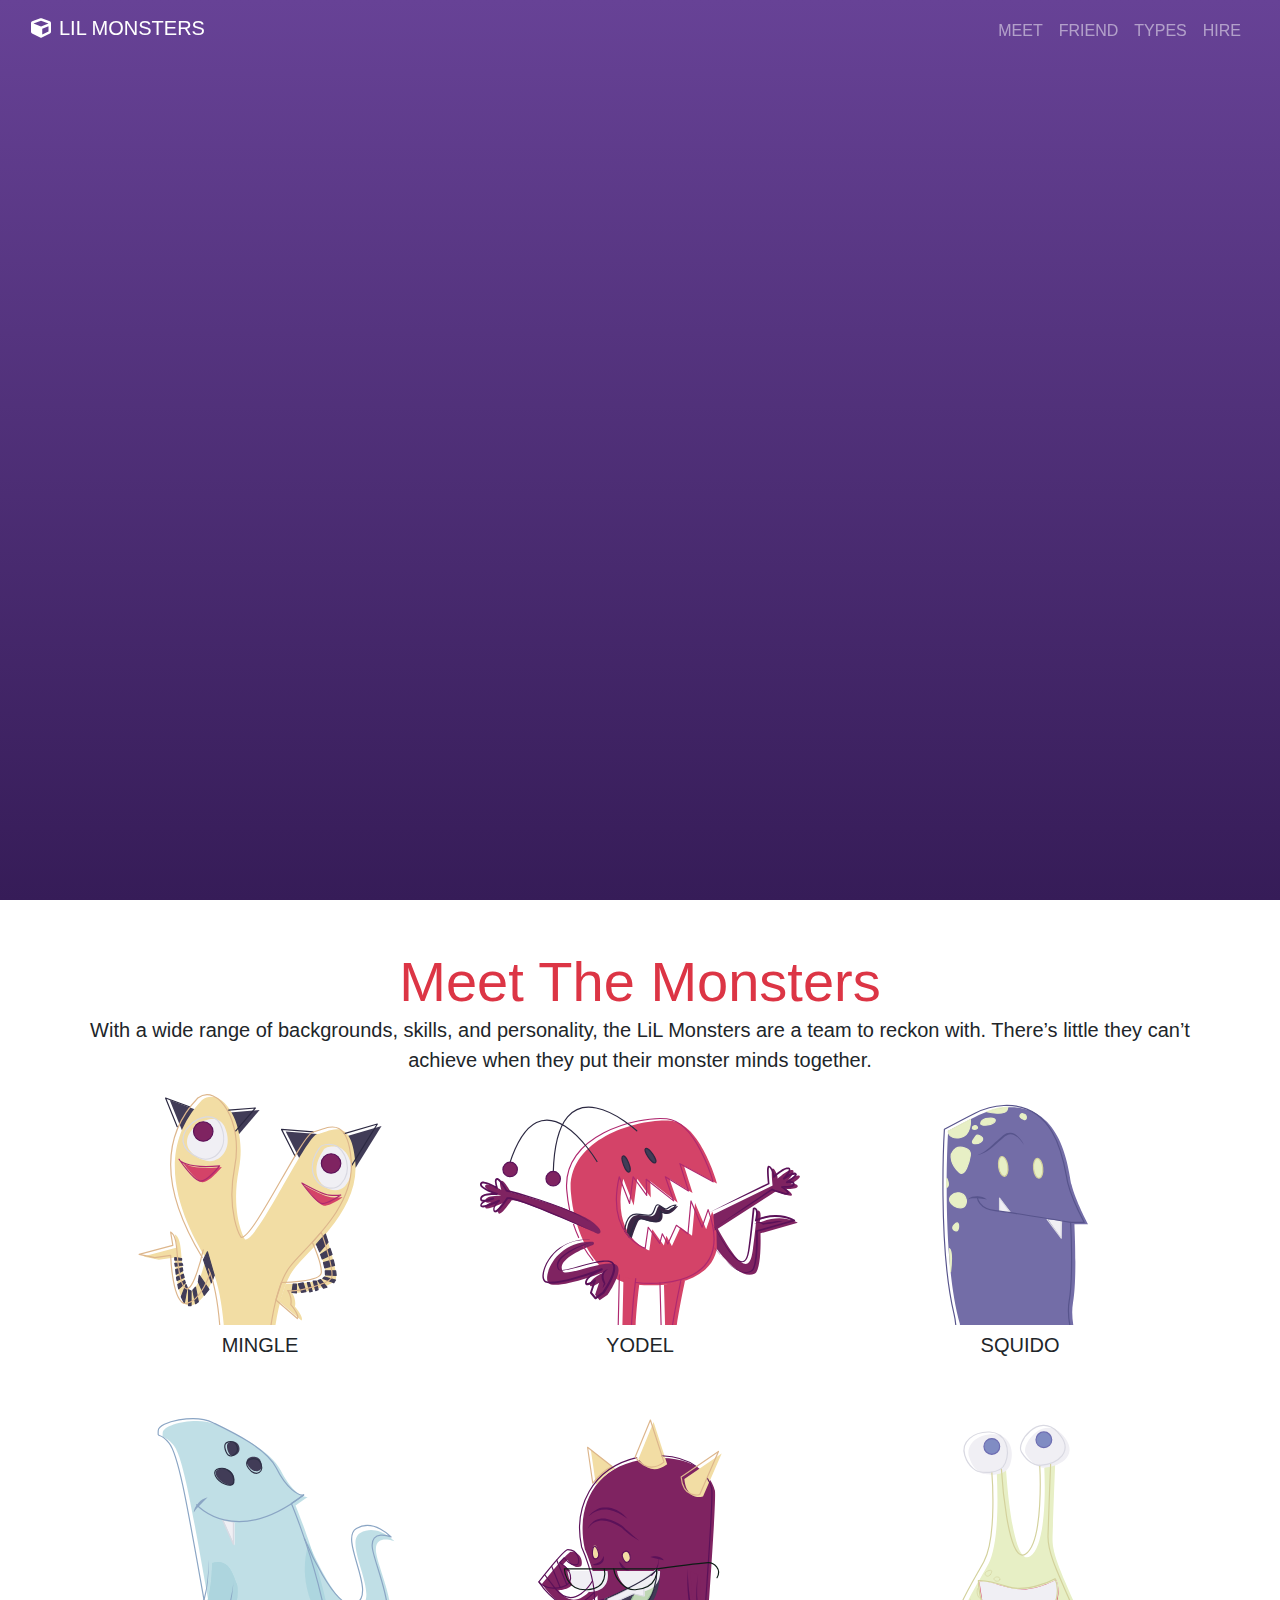
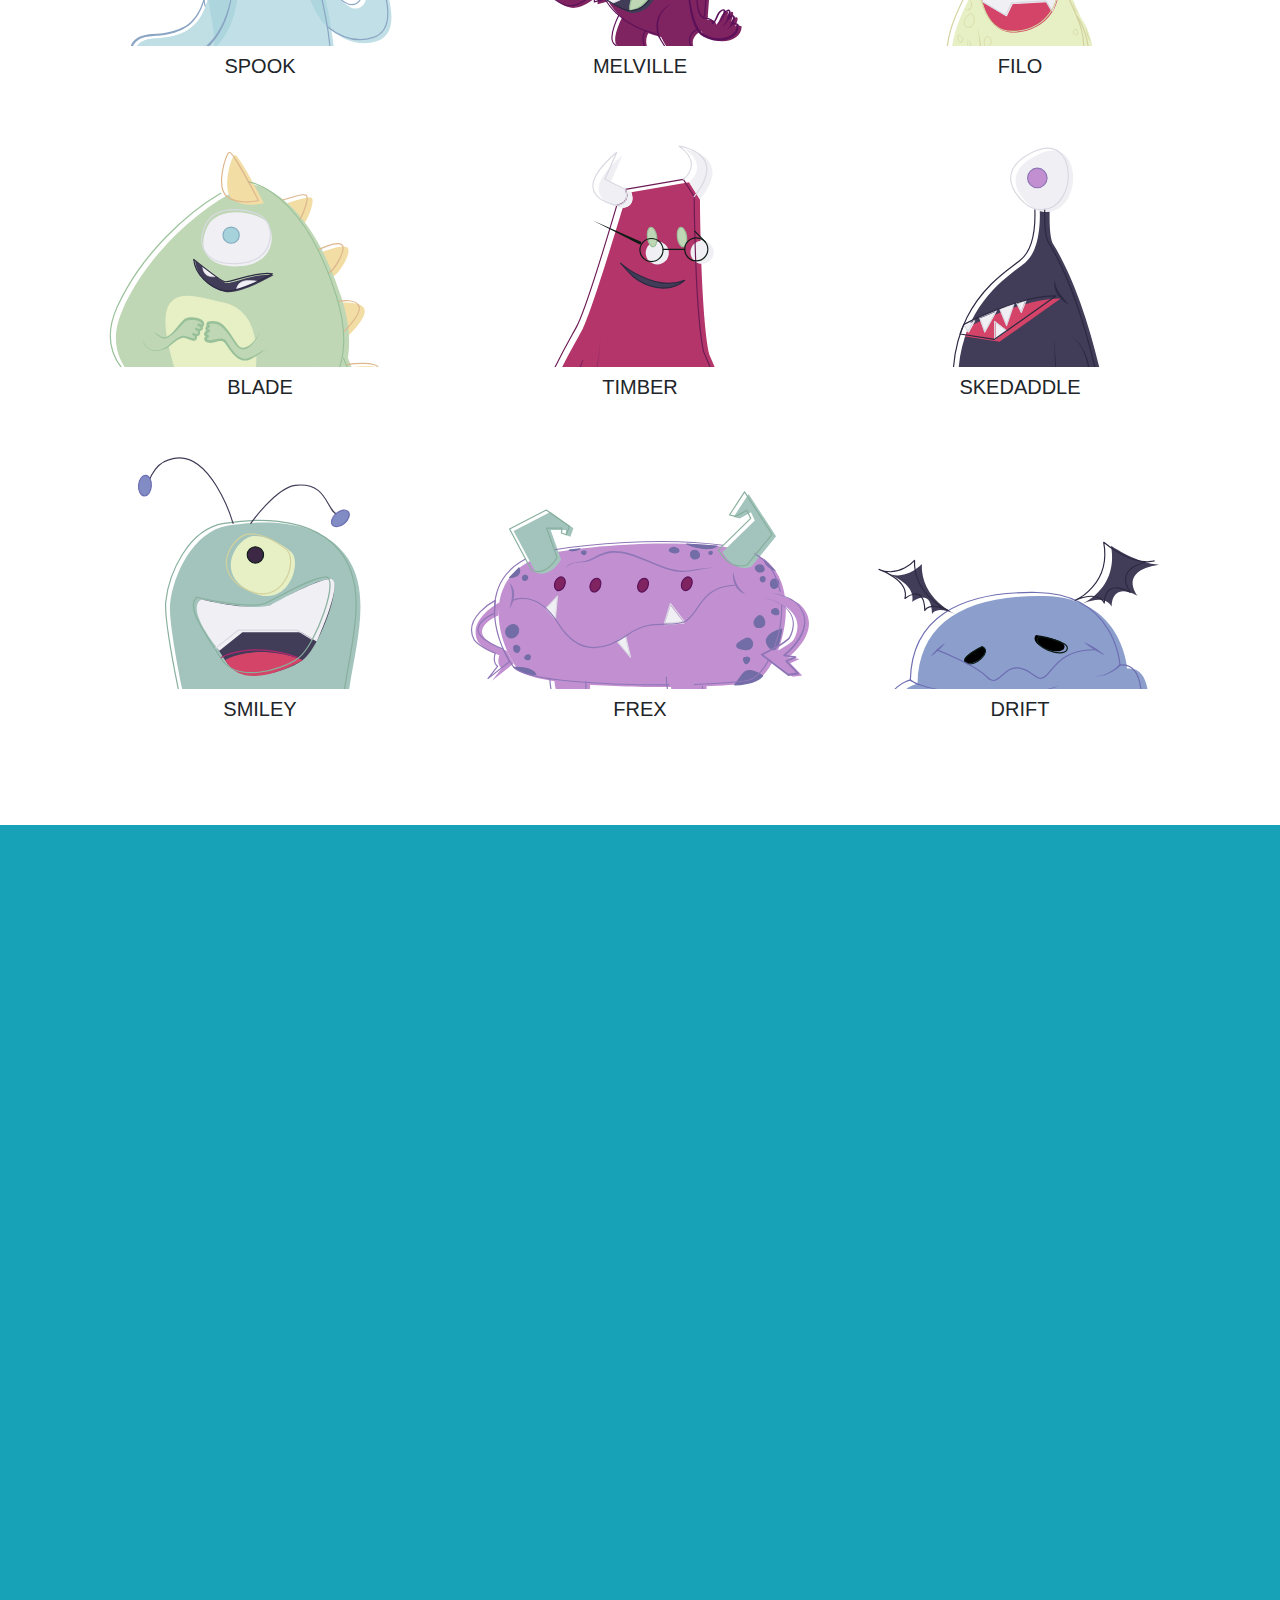
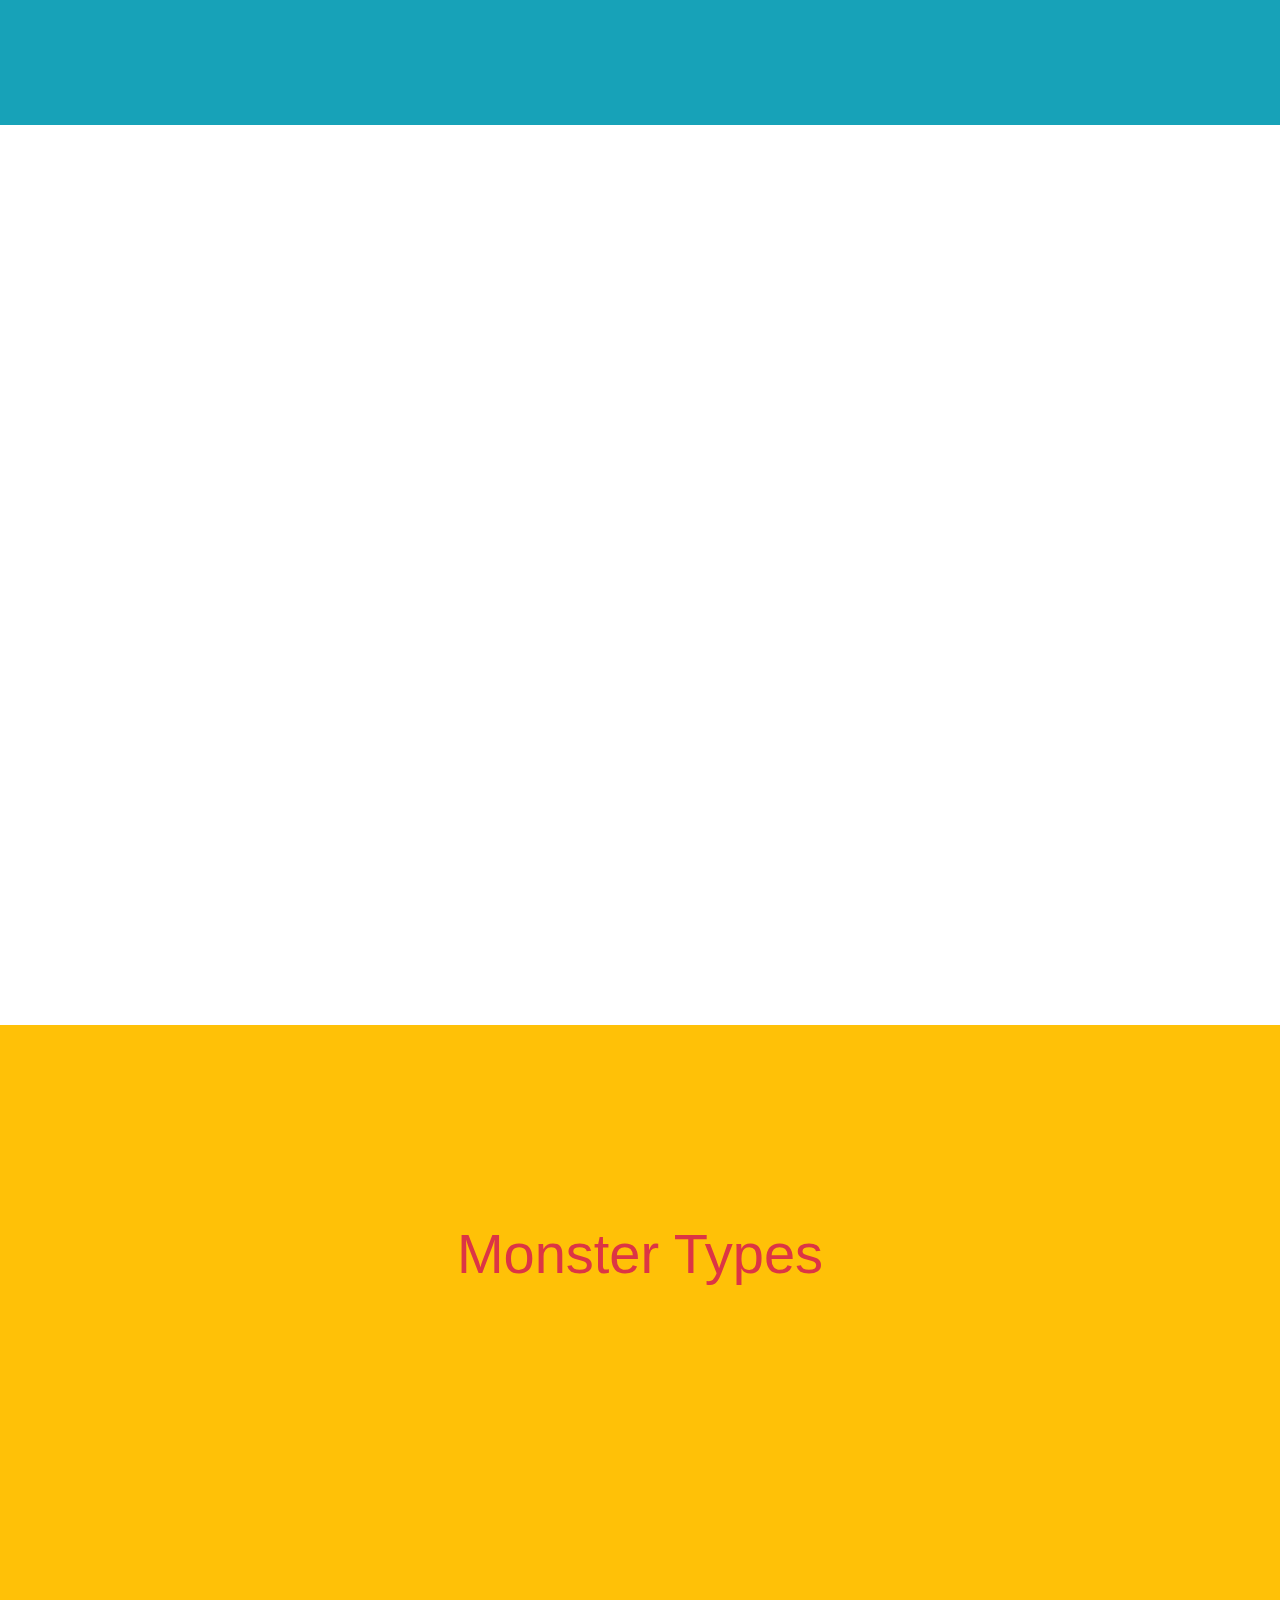
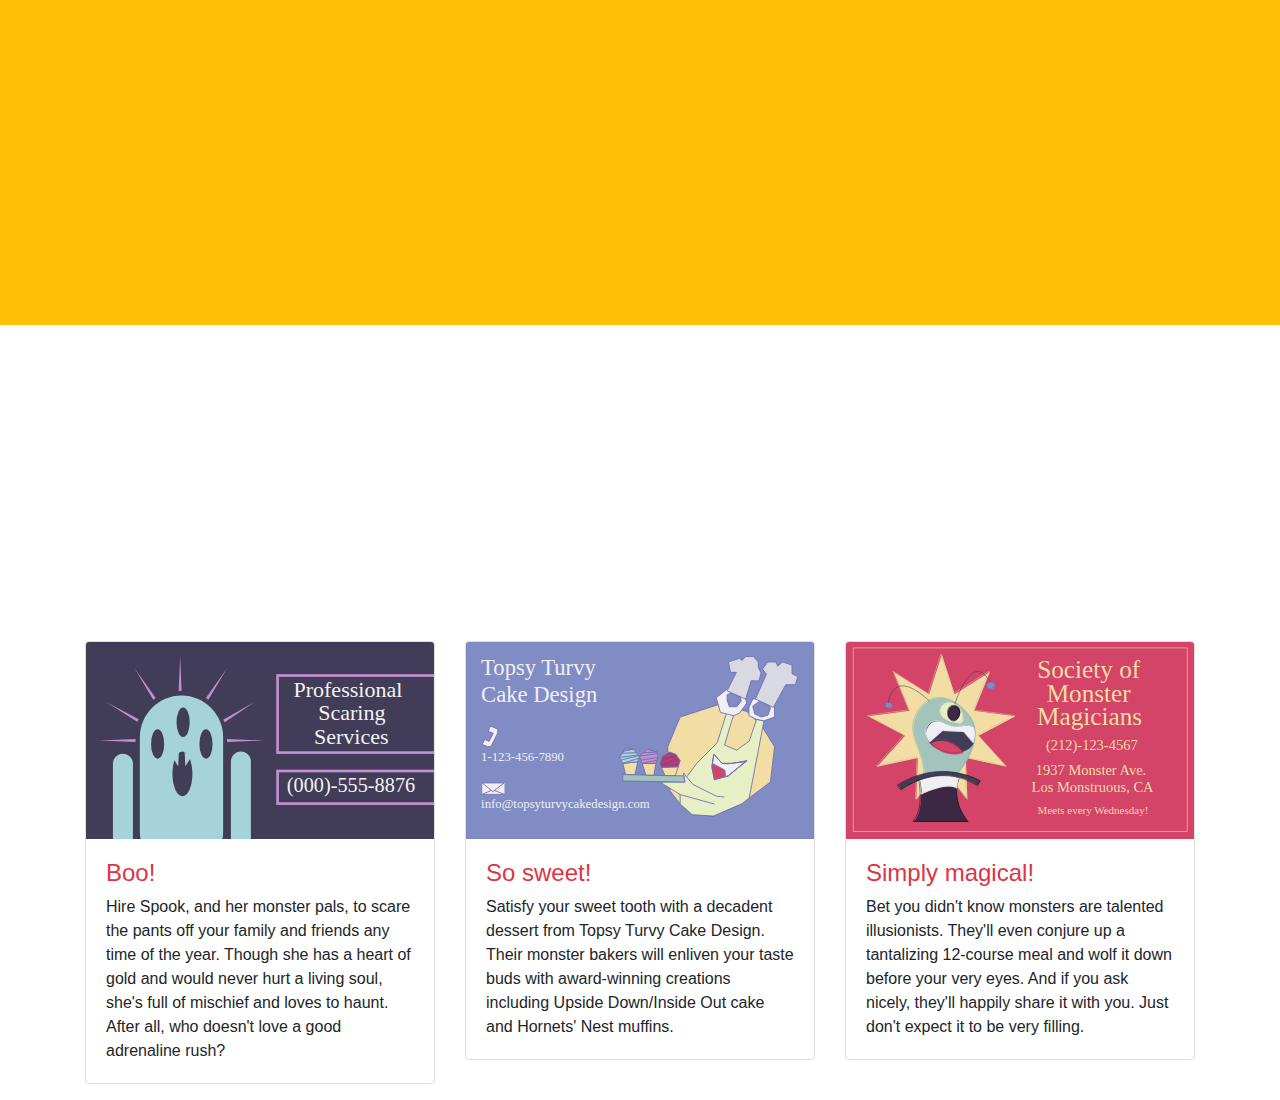
<file: docs/index.html>
<!DOCTYPE html>
<html lang="en">

<head>
  <meta charset="utf-8" />
  <meta name="viewport" content="width=device-width, initial-scale=1, shrink-to-fit=no" />
  <script defer src="js/lib/fontawesome-all.min.js"></script>
  <link rel="stylesheet" href="css/bootstrap.min.css" type="text/css" />
  <link rel="stylesheet" href="css/style.css" />
  <title>CSS: Scrolling &amp; Parallax</title>
</head>

<body>
  <nav class="site-nav text-uppercase navbar navbar-expand-md navbar-dark w-100 position-fixed">
    <div class="container-fluid">
      <a class="navbar-brand font-weight-normal" href="#page-hero">
        <i class="fas fa-cube mr-2"></i>LiL Monsters</a>
      <button type="button" class="navbar-toggler" data-toggle="collapse" data-target="#myTogglerNav"
        aria-controls="#myTogglerNav" aria-label="Toggle Navigation">
        <span class="navbar-toggler-icon"></span>
      </button>
      <section class="collapse navbar-collapse" id="myTogglerNav">
        <div class="navbar-nav ml-auto">
          <a class="nav-item nav-link" href="#meet">meet</a>
          <a class="nav-item nav-link" href="#friend">friend</a>
          <a class="nav-item nav-link" href="#types">types</a>
          <a class="nav-item nav-link" href="#hire">hire</a>
        </div>
      </section>
    </div>
  </nav>

  <header id="page-hero" class="site-header bg-primary">
    <section class="layout-hero d-flex flex-column text-light min-vh-100">
      <div class="header-content d-flex flex-column flex-fill">
        <div class="d-flex flex-column container justify-content-center align-items-center flex-fill text-center">
          <h3 class="header-title display-2 font-weight-lighter">
            LiL Monsters
          </h3>
          <p class="header-subtitle lead font-weight-lighter">
            The LiL Monsters are a mighty crew of characters who are exuberant
            about education.<br />The LiL Monsters are passionate about
            sharing their love for learning, too!
          </p>
        </div>
      </div>
      <div class="header-cue bg-white text-center w-100 align-self-end">
        <i class="header-cue-icon fas fa-chevron-down text-danger"></i>
      </div>
    </section>
  </header>

  <article id="meet" class="page-section text-center py-5">
    <header class="container w-100">
      <h1 class="display-4 text-danger font-weight-lighter mb-0">
        Meet The Monsters
      </h1>
      <p class="lead">
        With a wide range of backgrounds, skills, and personality, the LiL
        Monsters are a team to reckon with. There’s little they can’t achieve
        when they put their monster minds together.
      </p>
    </header>

    <section id="monster-group" class="layout-multicolumn container">
      <div class="row row-cols-1 row-cols-md-3 justify-content-center text-uppercase">
        <section class="monster mb-5 col">
          <img class="layout-image" src="images/monster01_tn.svg" alt="Monster Image 01" />
          <h5 class="pt-2 font-weight-light">Mingle</h5>
        </section>

        <section class="monster mb-5 col">
          <img class="layout-image" src="images/monster02_tn.svg" alt="Monster Image 02" />
          <h5 class="pt-2 font-weight-light">Yodel</h5>
        </section>

        <section class="monster mb-5 col">
          <img class="layout-image" src="images/monster03_tn.svg" alt="Monster Image 03" />
          <h5 class="pt-2 font-weight-light">Squido</h5>
        </section>

        <section class="monster mb-5 col">
          <img class="layout-image" src="images/monster04_tn.svg" alt="Monster Image 04" />
          <h5 class="pt-2 font-weight-light">Spook</h5>
        </section>

        <section class="monster mb-5 col">
          <img class="layout-image" src="images/monster05_tn.svg" alt="Monster Image 05" />
          <h5 class="pt-2 font-weight-light">Melville</h5>
        </section>

        <section class="monster mb-5 col">
          <img class="layout-image" src="images/monster06_tn.svg" alt="Monster Image 06" />
          <h5 class="pt-2 font-weight-light">Filo</h5>
        </section>

        <section class="monster mb-5 col">
          <img class="layout-image" src="images/monster07_tn.svg" alt="Monster Image 07" />
          <h5 class="pt-2 font-weight-light">Blade</h5>
        </section>

        <section class="monster mb-5 col">
          <img class="layout-image" src="images/monster08_tn.svg" alt="Monster Image 08" />
          <h5 class="pt-2 font-weight-light">Timber</h5>
        </section>

        <section class="monster mb-5 col">
          <img class="layout-image" src="images/monster09_tn.svg" alt="Monster Image 09" />
          <h5 class="pt-2 font-weight-light">Skedaddle</h5>
        </section>

        <section class="monster mb-5 col">
          <img class="layout-image" src="images/monster10_tn.svg" alt="Monster Image 10" />
          <h5 class="pt-2 font-weight-light">Smiley</h5>
        </section>

        <section class="monster mb-5 col">
          <img class="layout-image" src="images/monster11_tn.svg" alt="Monster Image 11" />
          <h5 class="pt-2 font-weight-light">Frex</h5>
        </section>

        <section class="monster mb-5 col">
          <img class="layout-image" src="images/monster12_tn.svg" alt="Monster Image 12" />
          <h5 class="pt-2 font-weight-light">Drift</h5>
        </section>
      </div>
    </section>
  </article>

  <article id="friend" class="page-section bg-info min-vh-100 d-flex flex-column justify-content-center">
    <section class="layout-floater container py-5">
      <div class="row align-items-center justify-content-center">
        <section class="layout-container col-8 col-md-4">
          <img id="parachute" class="layout-image" src="images/floater.svg" alt="Floater Image" />
        </section>
        <section class="col-10 col-md-6 text-center text-md-left pl-md-5">
          <h1 class="friend-text font-weight-bolder text-warning">
            You've Got a Friend
          </h1>
          <p class="friend-text">
            When you hang with monsters, you've got the best friends in the
            world. Feeling down? They'll make your spirits soar. Stomach
            rumbling? They'll whip you up a satisfying snack. Crave adventure?
            They'll explore the world with you. You're one lucky individual!
          </p>
        </section>
      </div>
    </section>
  </article>

  <article id="types"
    class="page-section bg-warning text-center min-vh-100 py-5 d-flex flex-column justify-content-center">
    <header class="container mb-3">
      <h1 class="display-4 text-danger font-weight-lighter mb-5">
        Monster Types
      </h1>
    </header>
    <section class="container">
      <div class="row row-cols-1 row-cols-md-3">
        <section class="col">
          <img id="type-horns" class="icon layout-icon" src="images/icon01.svg" style="height: 200px;" alt="Icon 01" />
          <h3 class="text-danger font-weight-light">Horns</h3>
          <p>
            Horns on monsters likely originated as a means for self-defense.
            However, nowadays they're more commonly used for such routine
            tasks as opening cans, digging in the garden,and flipping burgers
            on the grill.
          </p>
        </section>
        <section id="type-tentacles" class="col">
          <img class="icon layout-icon" src="images/icon02.svg" style="height: 200px;" alt="Icon 02" />
          <h3 class="text-danger font-weight-light">Tentacles</h3>
          <p class="">
            Monsters with tentacles can mop the floor, cook dinner, and type a
            winning proposal, all while sipping a steaming hot latte. Their
            multitasking ability is a talent many aspire to, but most will
            never achieve.
          </p>
        </section>
        <section id="type-periscope" class="col">
          <img class="icon layout-icon" src="images/icon03.svg" style="height: 200px;" alt="Icon 03" />
          <h3 class="text-danger font-weight-light">Periscope Eyes</h3>
          <p class="">
            Periscope-eyed monsters can watch a football game in the family
            room, while "keeping an eye" on what's simmering on the stove.
            Many are also astute detectives who find satisfying work in law
            enforcement.
          </p>
        </section>
      </div>
    </section>
  </article>

  <article id="hire" class="page-section">
    <section class="layout-cards container">
      <div class="row row-cols-1 row-cols-md-3 justify-content-center">
        <div class="col">
          <section class="card my-3">
            <img class="layout-image card-img-top img-fluid" src="images/card01.svg" alt="Photo Sample">
            <div class="card-body">
              <h4 class="text-danger font-weight-light">Boo!</h4>
              <p class=" card-text">Hire Spook, and her monster pals, to scare the pants off your family and friends any
                time of the year. Though
                she has a heart of gold and would never hurt a living soul, she's full of mischief and loves to haunt.
                After all, who doesn't love a good adrenaline rush?</p>
            </div>
          </section>
        </div>
        <div class="col">
          <section class="card my-3">
            <img class="layout-image card-img-top img-fluid" src="images/card02.svg" alt="Photo Sample">
            <div class="card-body">
              <h4 class="text-danger font-weight-light">So sweet!</h4>
              <p class=" card-text">Satisfy your sweet tooth with a decadent dessert from Topsy Turvy Cake Design. Their
                monster bakers will
                enliven your taste buds with award-winning creations including Upside Down/Inside Out cake and Hornets'
                Nest muffins.</p>
            </div>
          </section>
        </div>
        <div class="col">
          <section class="card my-3">
            <img class="layout-image card-img-top img-fluid" src="images/card03.svg" alt="Photo Sample">
            <div class="card-body">
              <h4 class="text-danger font-weight-light">Simply magical!</h4>
              <p class=" card-text">Bet you didn't know monsters are talented illusionists. They'll even conjure up a
                tantalizing 12-course meal
                and wolf it down before your very eyes. And if you ask nicely, they'll happily share it with you. Just
                don't expect it to be very filling.</p>
            </div>
          </section>
        </div>
    </section>
  </article>

  <script src="js/lib/jquery.min.js"></script>
  <script src="js/lib/bootstrap.bundle.min.js"></script>
  <script src="js/lib/gsap.min.js"></script>
  <script src="js/lib/ScrollMagic.min.js"></script>
  <script src="js/lib/plugins/animation.gsap.min.js"></script>
  <script src="js/script.js"></script>
</body>

</html>
</file>
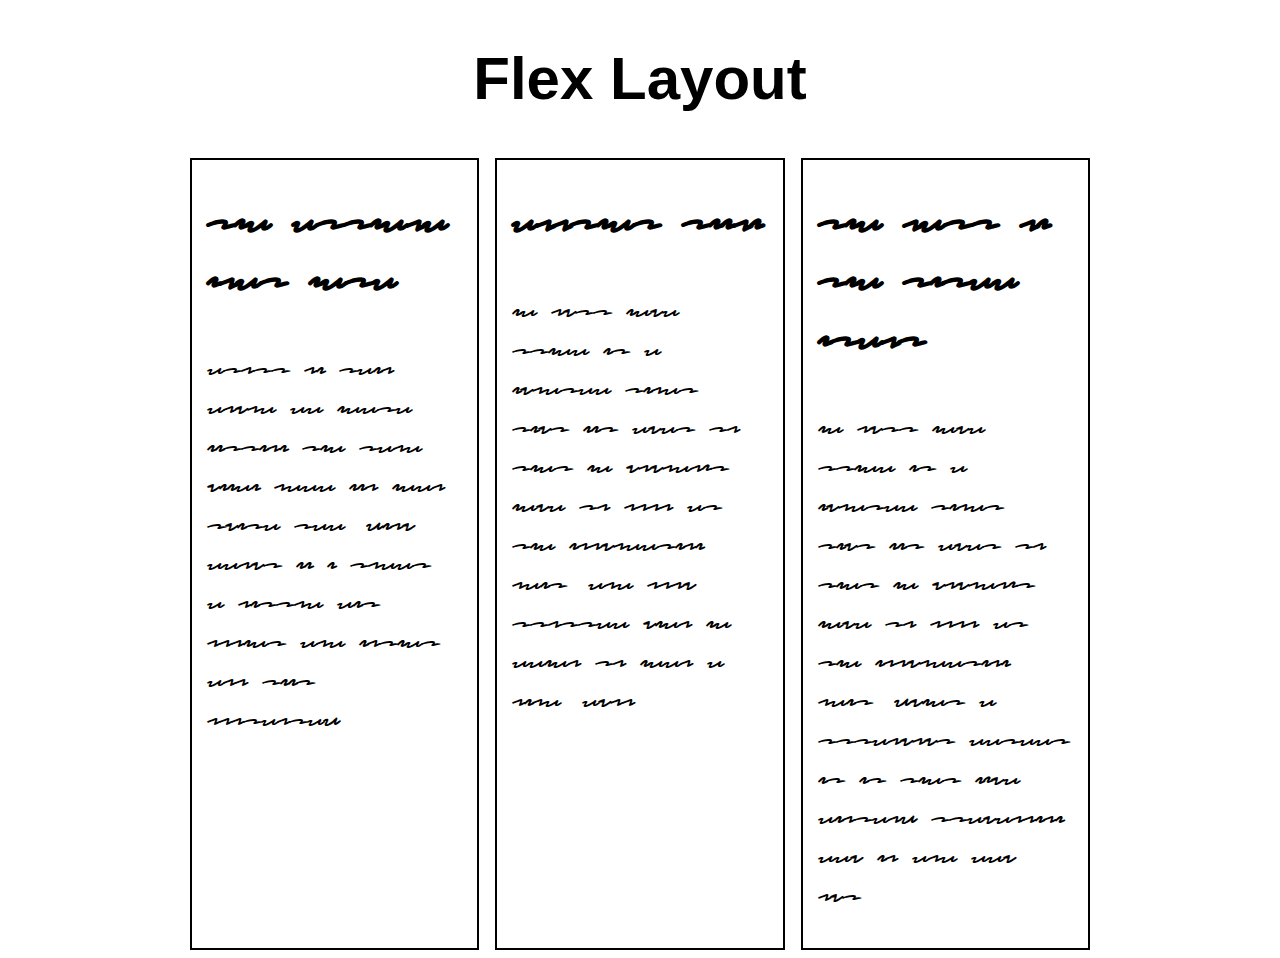
<file: 02_03/flex.html>
<!DOCTYPE html>
<html lang="en">

<head>
  <meta charset="UTF-8" />
  <meta http-equiv="X-UA-Compatible" content="IE=edge" />
  <meta name="viewport" content="width=device-width, initial-scale=1.0" />
  <link rel="stylesheet" href="../css/fonts/stylesheet.css" />
  <link rel="stylesheet" href="../css/base-style.css" />
  <link rel="stylesheet" href="flex.css" />
  <title>Flex layout</title>
</head>

<body>
  <header class="header">
    <h1 class="page-title">Flex Layout</h1>
  </header>
  <main class="main">
    <div class="box">
    <h2>The Article Goes Here</h2>
    <p class="lede">
      Drops of rain could be heard hitting the pane, which made him feel
      quite sad. "How about if I sleep a little bit longer and forget all
      this nonsense".
    </p>
    </div>
    <div class="box">
      <h2>Another thing</h2>
      <p>
        He must have tried it a hundred times, shut his eyes so that he wouldn't
        have to look at the floundering legs, and only stopped when he began to
        feel a mild, dull .
      </p>
    </div>
    <div class="box">
      <h2>The last of the three items</h2>
      <p>
        He must have tried it a hundred times, shut his eyes so that he wouldn't
        have to look at the floundering legs, "what a strenuous career it is that I've chosen! Travelling
        day in and day out.
      </p>
    </div>
  </main>
</body>

</html>
</file>
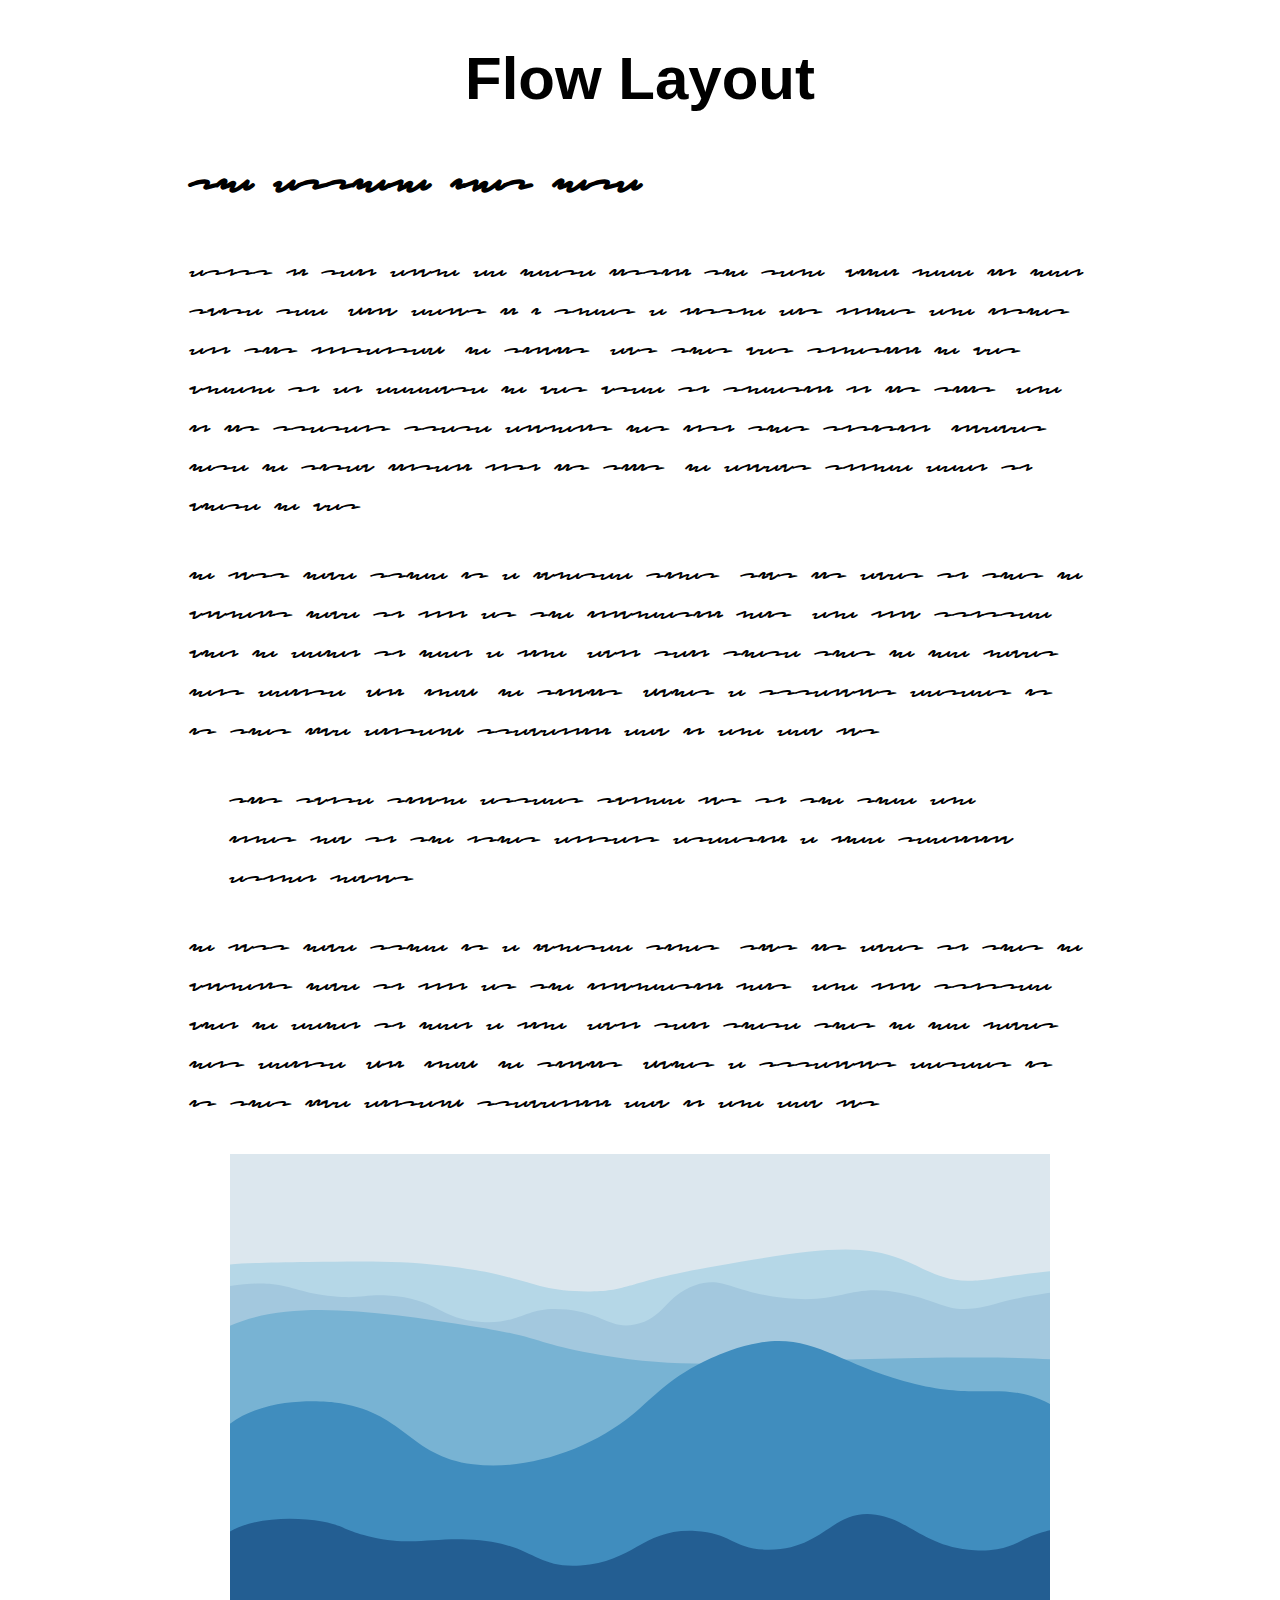
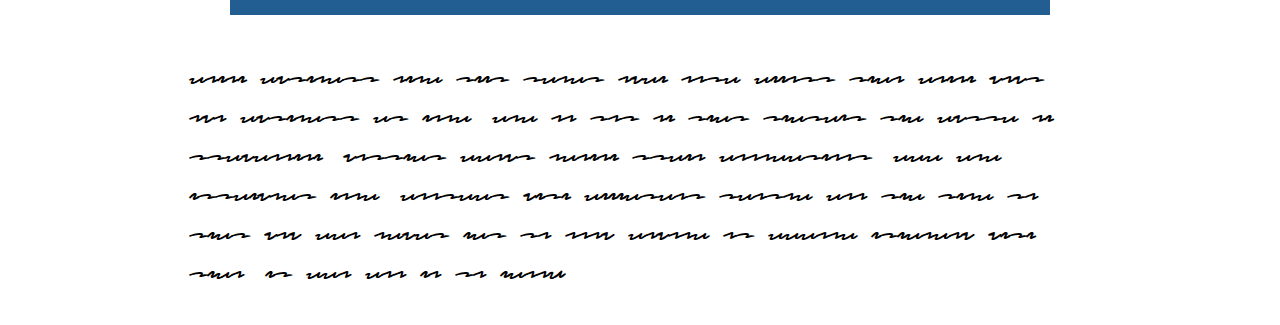
<file: 02_03/flow.html>
<!DOCTYPE html>
<html lang="en">

<head>
  <meta charset="UTF-8" />
  <meta http-equiv="X-UA-Compatible" content="IE=edge" />
  <meta name="viewport" content="width=device-width, initial-scale=1.0" />
  <link rel="stylesheet" href="../css/fonts/stylesheet.css" />
  <link rel="stylesheet" href="../css/base-style.css" />
  <link rel="stylesheet" href="flow.css" />
  <title>Flow layout</title>
</head>

<body>
  <header class="header">
    <h1 class="page-title">Flow Layout</h1>
  </header>
  <main class="main">
    <h2>The Article Goes Here</h2>
      <p class="lede">
        Drops of rain could be heard hitting the pane, which made him feel
        quite sad. "How about if I sleep a little bit longer and forget all
        this nonsense", he thought, but that was something he was unable to do
        because he was used to sleeping on his right, and in his present state
        couldn't get into that position. However hard he threw himself onto
        his right, he always rolled back to where he was.
      </p>
    <p>
        He must have tried it a hundred times, shut his eyes so that he wouldn't
        have to look at the floundering legs, and only stopped when he began to
        feel a mild, dull pain there that he had never felt before. "Oh, God",
        he thought, "what a strenuous career it is that I've chosen! Travelling
        day in and day out.
      </p>
      <blockquote class="quote">
        This quote should appear pulled out to the side and float nex to the other content creating a nice seemingly
        broken layout.
      </blockquote>
      <p>
        He must have tried it a hundred times, shut his eyes so that he wouldn't
        have to look at the floundering legs, and only stopped when he began to
        feel a mild, dull pain there that he had never felt before. "Oh, God",
        he thought, "what a strenuous career it is that I've chosen! Travelling
        day in and day out.
      </p>
        <figure >
      <img src="../assets/blue-bg.svg" width="1920" height="1080" alt="Blue soft landscape" />
    </figure>
    <p>
      Doing business like this takes much more effort than doing your own
      business at home, and on top of that there's the curse of travelling,
      worries about making train connections, bad and irregular food, contact
      with different people all the time so that you can never get to know
      anyone or become friendly with them. It can all go to Hell!
    </p>
  </main>
</body>

</html>
</file>
<file: css/fonts/stylesheet.css>
/* https://github.com/christiannaths/redacted-font */

@font-face {
  font-family: "redactedregular";
  src: url("redacted-regular.eot");
  src: url("redacted-regular.eot?#iefix") format("embedded-opentype"),
    url("redacted-regular.woff2") format("woff2"),
    url("redacted-regular.woff") format("woff"),
    url("redacted-regular.ttf") format("truetype"),
    url("redacted-regular.svg#redactedregular") format("svg");
  font-weight: normal;
  font-style: normal;
}

@font-face {
  font-family: "redacted_scriptbold";
  src: url("redacted-script-bold.eot");
  src: url("redacted-script-bold.eot?#iefix") format("embedded-opentype"),
    url("redacted-script-bold.woff2") format("woff2"),
    url("redacted-script-bold.woff") format("woff"),
    url("redacted-script-bold.ttf") format("truetype"),
    url("redacted-script-bold.svg#redacted_scriptbold") format("svg");
  font-weight: normal;
  font-style: normal;
}

@font-face {
  font-family: "redacted_scriptlight";
  src: url("redacted-script-light.eot");
  src: url("redacted-script-light.eot?#iefix") format("embedded-opentype"),
    url("redacted-script-light.woff2") format("woff2"),
    url("redacted-script-light.woff") format("woff"),
    url("redacted-script-light.ttf") format("truetype"),
    url("redacted-script-light.svg#redacted_scriptlight") format("svg");
  font-weight: normal;
  font-style: normal;
}

@font-face {
  font-family: "redacted_scriptregular";
  src: url("redacted-script-regular.eot");
  src: url("redacted-script-regular.eot?#iefix") format("embedded-opentype"),
    url("redacted-script-regular.woff2") format("woff2"),
    url("redacted-script-regular.woff") format("woff"),
    url("redacted-script-regular.ttf") format("truetype"),
    url("redacted-script-regular.svg#redacted_scriptregular") format("svg");
  font-weight: normal;
  font-style: normal;
}
</file>
<file: css/base-style.css>
body > * {
  box-sizing: border-box;
}

body {
  font-family: redacted_scriptregular;
  font-size: 100%;
  font-size: 30px;
  line-height: 1.3;
}

.page-title {
  font-family: -apple-system, BlinkMacSystemFont, "Segoe UI", Roboto, Oxygen,
    Ubuntu, Cantarell, "Open Sans", "Helvetica Neue", sans-serif;
    text-align: center;
}
</file>
<file: 01_04/style.css>
:root {
  --content-width: 50ch;
}

body {
  margin: 0;
}

figure {
  margin: 0;
}

img {
  max-width: 100%;
  height: auto;
}

.header {
  margin-right: auto;
  margin-left: auto;
  padding: 2rem;
  max-width: calc(var(--content-width) - 4rem);
}

.main {
  display: grid;
  grid-template-columns: 1fr minmax(auto, var(--content-width)) 1fr;
}

main>* {
  padding: 2rem;
  grid-column: 2;
}

.highlight {
  background-color: hsl(208, 96%, 63%);
}

.full-width {
  padding: 2rem 0;
  grid-column: 1/-1;
  display: grid;
  grid-template-columns: inherit;
}

.full-width>* {
  grid-column: 2;
  padding: 0 2rem;
}

figure.full-width>* {
  padding: 0;
  grid-column: 1/-1;
}
</file>
<file: 01_06/style.css>
:root {
  --content-width: 50ch;
}

body {
  margin: 0;
}

figure {
  margin: 0;
}

img {
  max-width: 100%;
  height: auto;
}

.header {
  margin-right: auto;
  margin-left: auto;
  padding: 2rem;
  max-width: calc(var(--content-width) - 4rem);
}

.main {
  display: grid;
  grid-template-columns: 1fr minmax(auto, var(--content-width)) 1fr;
}

main>* {
  padding: 2rem;
  grid-column: 2;
}

.highlight {
  background-color: hsl(208, 96%, 63%);
}

.full-width {
  padding: 2rem 0;
  grid-column: 1/-1;
  display: grid;
  grid-template-columns: inherit;
}

.full-width>* {
  grid-column: 2;
  padding: 0 2rem;
}

figure.full-width>* {
  padding: 0;
  grid-column: 1/-1;
}

.highlight {
  background-color: hsl(120, 75%, 39%);
}
</file>
<file: 01_07/style.css>
:root {
  --content-width: 50ch;
}

body {
  margin: 0;
}

figure {
  margin: 0;
}

img {
  max-width: 100%;
  height: auto;
}

.header {
  margin-right: auto;
  margin-left: auto;
  padding: 2rem;
  max-width: calc(var(--content-width) - 4rem);
}

.main {
  display: grid;
  grid-template-columns: 1fr minmax(auto, var(--content-width)) 1fr;
}

main>* {
  padding: 2rem;
  grid-column: 2;
}

.highlight {
  background-color: hsl(208, 96%, 63%);
}

.full-width {
  padding: 2rem 0;
  grid-column: 1/-1;
  display: grid;
  grid-template-columns: inherit;
}

.full-width>* {
  grid-column: 2;
  padding: 0 2rem;
}

figure.full-width>* {
  padding: 0;
  grid-column: 1/-1;
}

.highlight {
  background-color: hsl(120, 75%, 39%);
}

/* Specificity Example */

#masthead p {
  background-color: hsl(350, 100%, 88%);
}

.lede {
  background-color: hsl(51, 87%, 54%);
}
</file>
<file: 02_01/style.css>
body {
  font-family: system-ui, -apple-system, BlinkMacSystemFont, 'Segoe UI', Roboto, Oxygen, Ubuntu, Cantarell, 'Open Sans', 'Helvetica Neue', sans-serif;
  font-size: 16px;
  display: flex;
  width: 100%;
  height: 100vh;
  justify-content: center;
  align-items: center;
}

figure {
  margin: 0;
}

img {
  max-width: 100%;
  height: auto;
}

.main p {
  font-size: 1.2rem;
  line-height: 1.3;
}

.card {
  width: 50ch;
  /* width: min(100vw - 2rem, 50ch); */
  margin: 1rem;
  border: 2px solid black;
  padding: 1rem;
}

.card p {
  padding: 1rem;
  background-color: pink;
}
</file>
<file: 02_02/style.css>
:root {
  --content-width: 50ch;
}

body {
  margin: 0;
  font-family: system-ui, -apple-system, BlinkMacSystemFont, 'Segoe UI', Roboto, Oxygen, Ubuntu, Cantarell, 'Open Sans', 'Helvetica Neue', sans-serif;
}

figure {
  margin: 0;
}

img {
  max-width: 100%;
  height: auto;
}

blockquote {
  margin: 0;
}

.header {
  margin-right: auto;
  margin-left: auto;
  padding: 2rem;
  max-width: calc(var(--content-width) - 4rem);
}

.main {
  display: grid;
  grid-template-columns: 1fr minmax(auto, var(--content-width)) 1fr;
}

main>* {
  padding: 2rem;
  grid-column: 2;
}

.highlight {
  background-color: hsl(208, 96%, 63%);
}

.full-width {
  padding: 2rem 0;
  grid-column: 1/-1;
  display: grid;
  grid-template-columns: inherit;
}

.full-width>* {
  grid-column: 2;
  padding: 0 2rem;
}

figure.full-width>* {
  padding: 0;
  grid-column: 1/-1;
}

.quote {
  float: right;
  width: 50%;
  margin-bottom: 2rem;
  margin-left: 2rem;
  padding-top: 2rem;
  padding-bottom: 2rem;
  padding-left: 2rem;
  background: hsl(208, 96%, 23%);
  color: white;
}
</file>
<file: 04_03/style.css>
:root {
  --content-width: 50ch;
  --content-padding: 2rem;
  --color-text: black;
  --color-bg: white;
  --color-highlight: hsl(208, 96%, 63%);
}

/* @media (prefers-color-scheme: dark) {
  :root {
      --color-text: white;
      --color-bg: black;
      --color-highlight: hsl(208, 96%, 33%);
    }
} */

body {
  margin: 0;
  color: var(--color-text);
  background-color: var(--color-bg)
}

figure {
  margin: 0;
}

img {
  max-width: 100%;
  height: auto;
}

.header {
  margin-right: auto;
  margin-left: auto;
  padding: var(--content-padding);
  max-width: calc(var(--content-width) - 4rem);
}

.main {
  display: grid;
  grid-template-columns: 1fr minmax(auto, var(--content-width)) 1fr;
}

main>* {
  padding: var(--content-padding);
  grid-column: 2;
}

.highlight {
  background-color: var(--color-highlight);
}

.full-width {
  padding: var(--content-padding) 0;
  grid-column: 1/-1;
  display: grid;
  grid-template-columns: inherit;
}

.full-width>* {
  grid-column: 2;
  padding: 0 var(--content-padding);
}

figure.full-width>* {
  padding: 0;
  grid-column: 1/-1;
}
</file>
<file: 04_04/style.css>
:root {
  --content-width: 50ch;
  --content-padding: 2rem;
  --color-text: black;
  --color-bg: white;
  --color-highlight: hsl(208, 96%, 63%);
}

/* @media (prefers-color-scheme: dark) {
  :root {
      --color-text: white;
      --color-bg: black;
      --color-highlight: hsl(208, 96%, 33%);
    }
} */

body {
  margin: 0;
  color: var(--color-text);
  background-color: var(--color-bg)
}

figure {
  margin: 0;
}

img {
  max-width: 100%;
  height: auto;
}

.header {
  margin-right: auto;
  margin-left: auto;
  padding: var(--content-padding);
  max-width: calc(var(--content-width) - 4rem);
}

.main {
  display: grid;
  grid-template-columns: 1fr minmax(auto, var(--content-width)) 1fr;
}

main>* {
  padding: var(--content-padding);
  grid-column: 2;
}

.highlight {
  background-color: var(--color-highlight);
}

.full-width {
  padding: var(--content-padding) 0;
  grid-column: 1/-1;
  display: grid;
  grid-template-columns: inherit;
}

.full-width>* {
  grid-column: 2;
  padding: 0 var(--content-padding);
}

figure.full-width>* {
  padding: 0;
  grid-column: 1/-1;
}
</file>
<file: 04_05/style.css>
body {
  font-size: 16px;
  display: flex;
  width: 100%;
  height: 100vh;
  justify-content: center;
  align-items: center;
}

figure {
  margin: 0;
}

img {
  max-width: 100%;
  height: auto;
}

/* Hide text from visual browsers. */

.hide {
  display: none;
}

/*
.screen-reader-text {
  clip: rect(1px, 1px, 1px, 1px);
  clip-path: inset(50%);
  height: 1px;
  width: 1px;
  margin: -1px;
  overflow: hidden;
  padding: 0;
  position: absolute;
}
*/

.main p {
  font-size: 1.5rem;
  line-height: 1.3;
}

.card {
  width: min(100vw - 2rem, 50ch);
  margin: 1rem;
  border: 2px solid black;
  padding: 2rem;
}

.cta {
  display: block;
  font-family: system-ui, -apple-system, BlinkMacSystemFont, 'Segoe UI', Roboto, Oxygen, Ubuntu, Cantarell, 'Open Sans', 'Helvetica Neue', sans-serif;
  font-size: 130%;
  text-align: end;
}
</file>
<file: 04_06/style.css>
html {
  font-size: 16px;
}

body {
  font-family: system-ui, -apple-system, BlinkMacSystemFont, 'Segoe UI', Roboto, Oxygen, Ubuntu, Cantarell, 'Open Sans', 'Helvetica Neue', sans-serif;
  font-size: 16px;
}

.examples {
  display: flex;
}

.box {
  flex: 1 1 50%;
  margin-block-end: 1rem;
  border: 2px solid grey;
  padding: 0 1rem;
}

.bigger {
  font-size: 22px;
}

.rem {
  font-size: 1rem;
}

.rem-big {
  font-size: 2rem;
}

.pixel {
  font-size: 12px;
}

.pixel-big {
  font-size: 22px;
}

.em {
  font-size: 1em;
}

.em-big {
  font-size: 2em;
}
</file>
<file: 04_07/style.css>
body {
  margin: 0;
  font-family: system-ui, -apple-system, BlinkMacSystemFont, 'Segoe UI', Roboto, Oxygen, Ubuntu, Cantarell, 'Open Sans', 'Helvetica Neue', sans-serif;
  font-size: 16px;
}

.page-title {
  text-align: center;
}

.main {
  display: flex;
  height: 85vh;
  justify-content: center;
  align-items: center;
}

.box {
  padding: 2rem 4rem;
  text-align: center;
  background: hsl(208, 96%, 63%);
}

.box {
  --color-h: 258;
  --color-s: 96%;
  --color-l: 63;

  /* 
  --color-base: hsl(var(--color-h), var(--color-s), calc(var(--color-l) * 1%));
  --color-light: hsl(var(--color-h), var(--color-s), calc((var(--color-l) + 20) * 1%));
  --color-dark: hsl(var(--color-h), var(--color-s), calc((var(--color-l) - 20) * 1%)); 
  */

  /* 
  background: linear-gradient(
    90deg, 
    var(--color-light) 0%, 
    var(--color-base) 50%,
    var(--color-dark) 100%
  ); 
  */
}
</file>
<file: docs/css/style.css>
html {
  scroll-behavior: smooth !important;
}

.site-nav {
  z-index: 20;
}

.site-nav.in-body {
  background: rgb(99, 64, 145, 0.9);
  animation: clear 1.25s forwards;
  opacity: 0;
}

.site-header {
  position: relative;
  height: 100vh;
  background: linear-gradient(180deg, rgb(103, 66, 150), rgb(54, 28, 88));
  overflow: hidden;
}

.site-header::before {
  content: '';
  position: absolute;
  top: 0;
  right: 0;
  bottom: 0;
  left: 0;
  z-index: 5;
  background-image: url(../images/hero.svg);
  background-repeat: no-repeat;
  background-size: cover;
  background-position: bottom;
  opacity: 0;
  transform: translateY(300px) scale(1.2);
  animation: clear 0.5s forwards;
}

.site-nav .nav-link {
  position: relative;
  padding-bottom: 2px;
}

.site-nav .nav-link::before {
  content: '';
  position: absolute;
  width: 100%;
  max-width: 100px;
  height: 38px;
  bottom: 0;
  left: 0;
  background-color: rgba(266, 207, 31, 0);
  transform: scaleX(0);
  transition: all 0.5s cubic-bezier(0.03, 0.78, 0.4, 1.39);
  opacity: 0;
}

.site-nav .nav-link:hover::before {
  background-color: rgba(266, 207, 31, 0.2);
  transform: scaleX(1);
  opacity: 1;
}

.site-header .header-title {
  animation: clear 0.8s 0.4s forwards;
  transform: translateY(10rem);
  opacity: 0;
}

.site-header .header-subtitle {
  animation: clear 1s 0.7s forwards;
  transform: translateY(10rem);
  opacity: 0;
}

.site-header .header-cue {
  position: absolute;
  bottom: 0;
  animation: clear 0.5s 1.5s forwards;
  transform: translateY(2rem);
  z-index: 10;
  overflow: hidden;
}

.site-header .header-cue-icon {
  animation: slide-down 0.5s 1.8s forwards, pulse 2s 4s ease-in-out infinite;
  transform: translateY(-2rem);
  opacity: 1;
}

.appear {
  animation: clear 1s 0.5s forwards;
  opacity: 0;
  transform: scale(0.9);
}

#friend {
  z-index: 15;
  overflow: hidden;
}

@keyframes clear {
  to {
    opacity: 1;
    transform: none;
  }
}

@keyframes slide-down {
  from {
    transform: translateY(-2rem);
    opacity: 0;
  }

  to {
    transform: none;
    opacity: 1;
  }
}

@keyframes pulse {
  0% {
    opacity: 1;
    transform: none;
    transform: scale(1);
  }

  50% {
    opacity: 0.5;
    transform: scale(0.8);
  }

  100% {
    opacity: 1;
    transform: scale(1);
  }
}
</file>
<file: 02_03/flex.css>
.main {
  margin: 0 auto;
  width: min(100vw - 2rem, 50ch);
  display: flex;
  gap: 1rem;
}

.box {
  flex: 1 1 33%;
  padding: 0 1rem;
  border: 2px solid black;
}
</file>
<file: 02_03/flow.css>
img {
  max-width: 100%;
  height: auto;
}

.main {
  margin: 0 auto;
  width: min(100vw - 2rem, 50ch);
}
</file>
